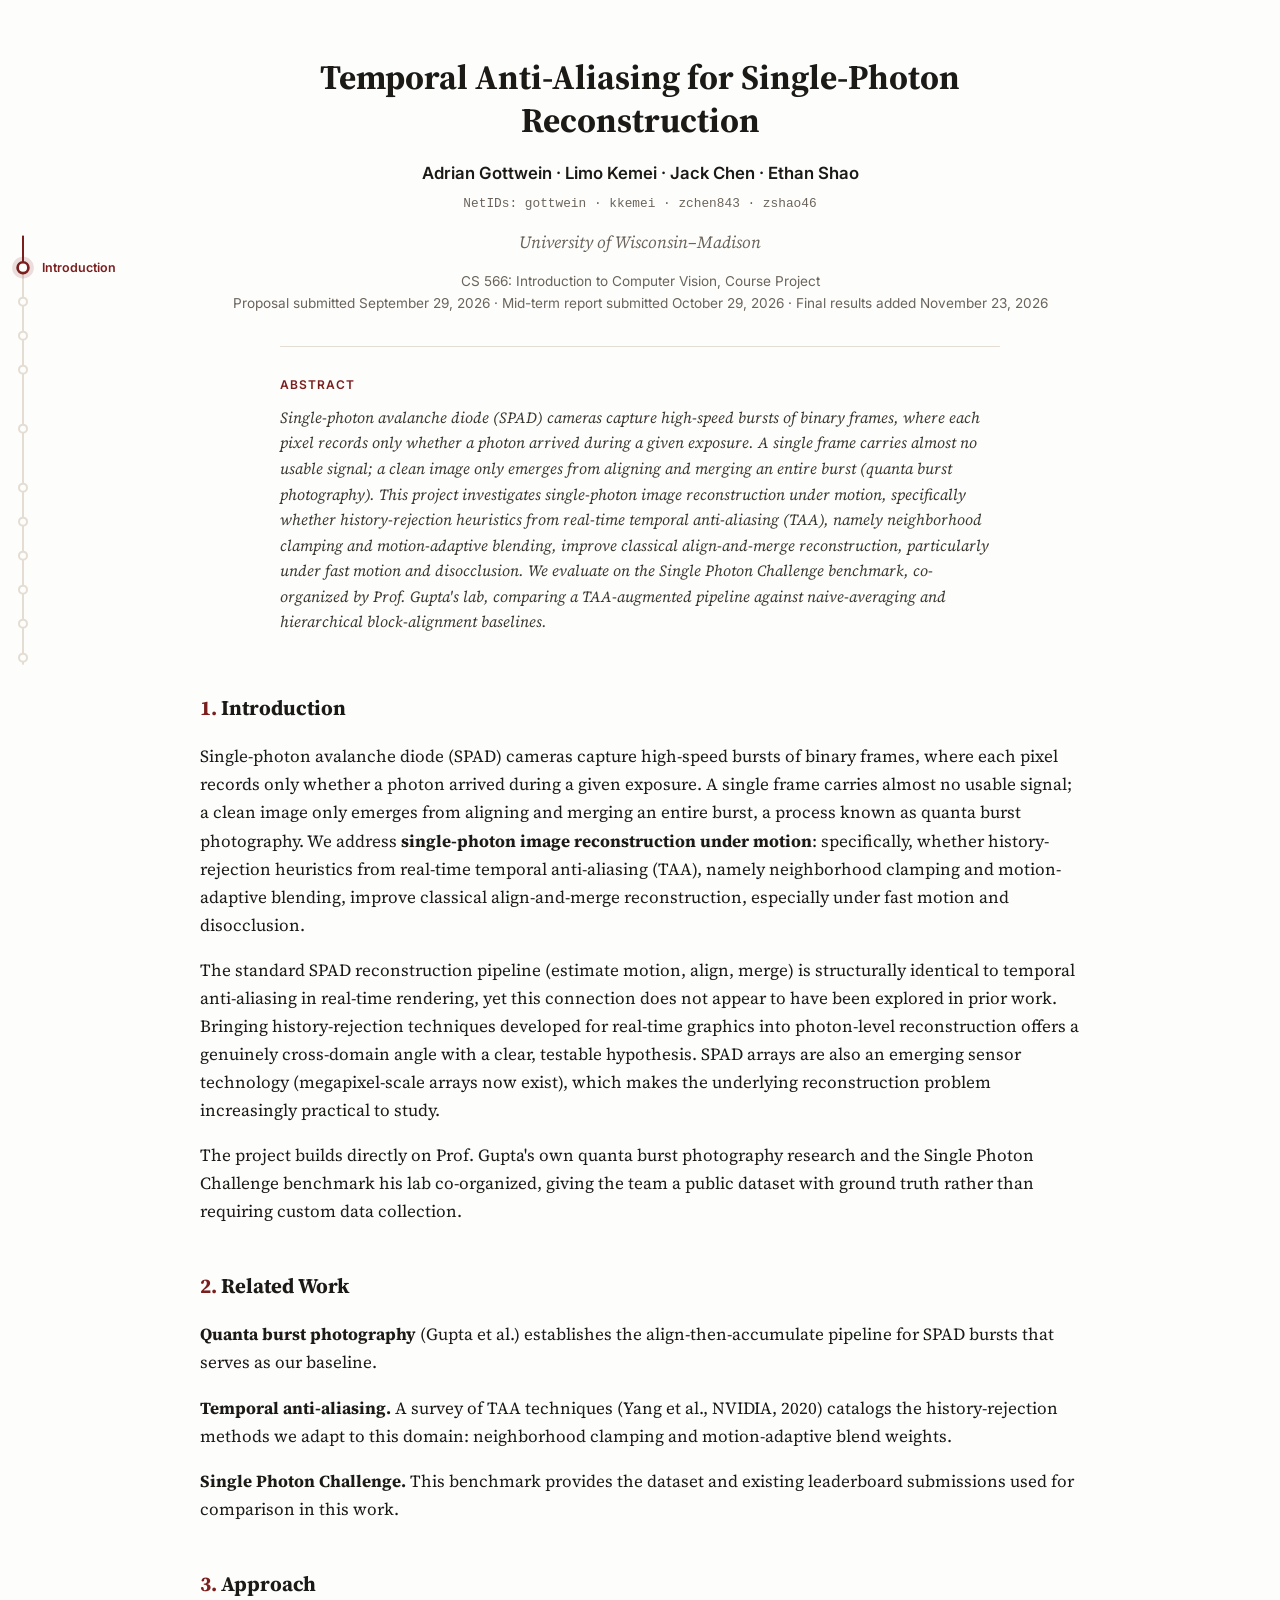
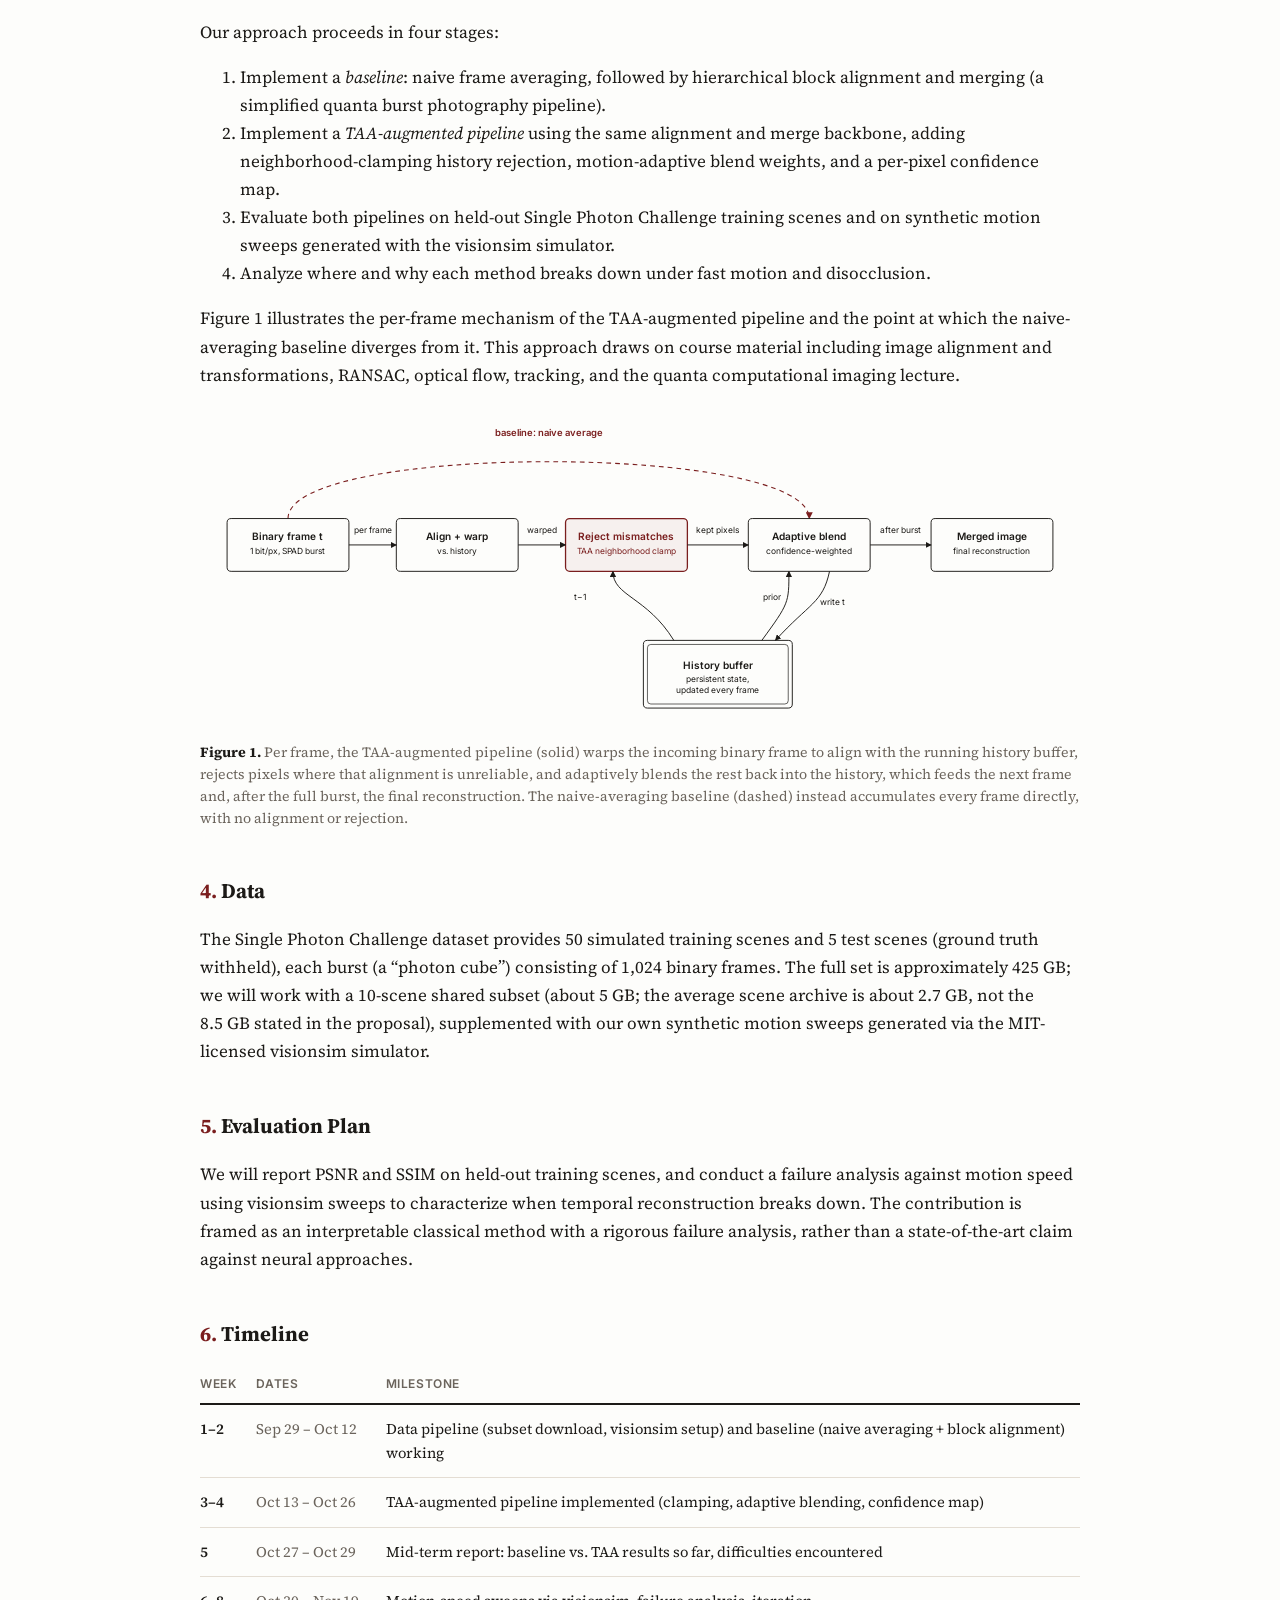
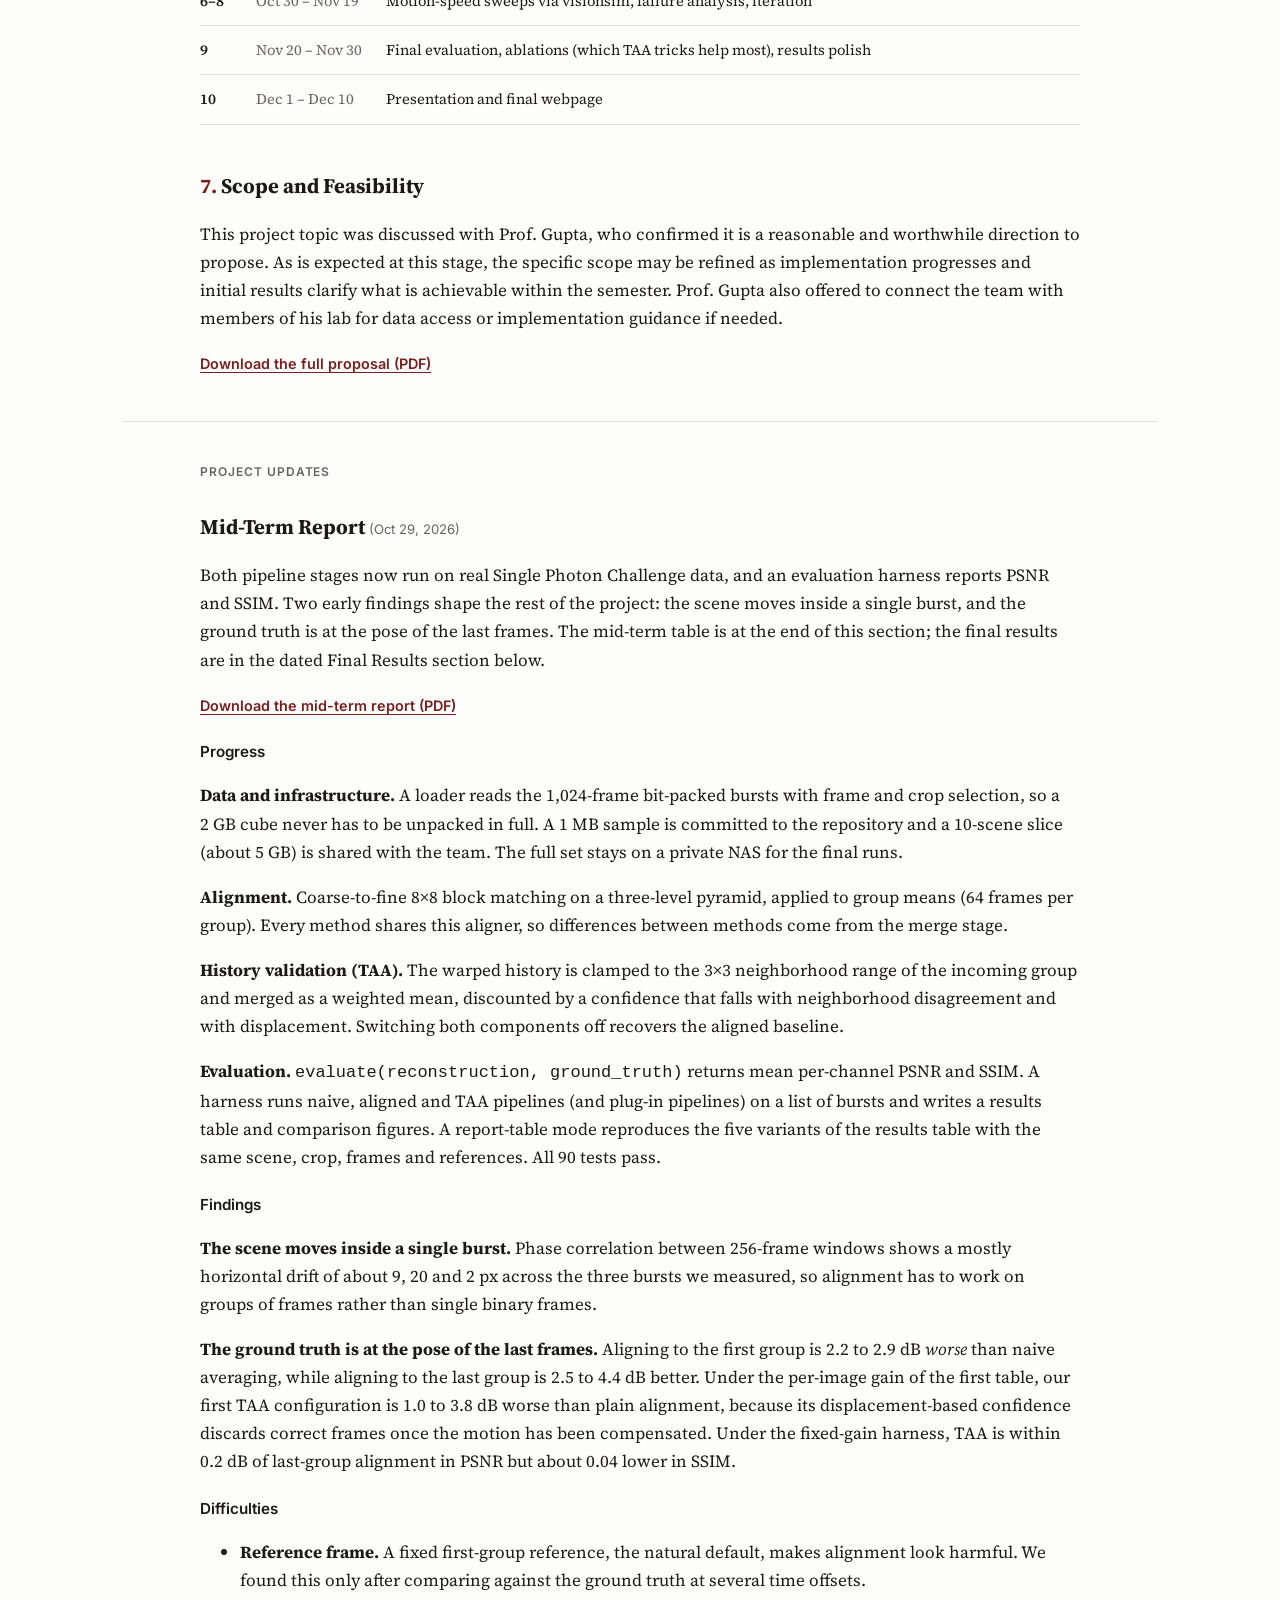
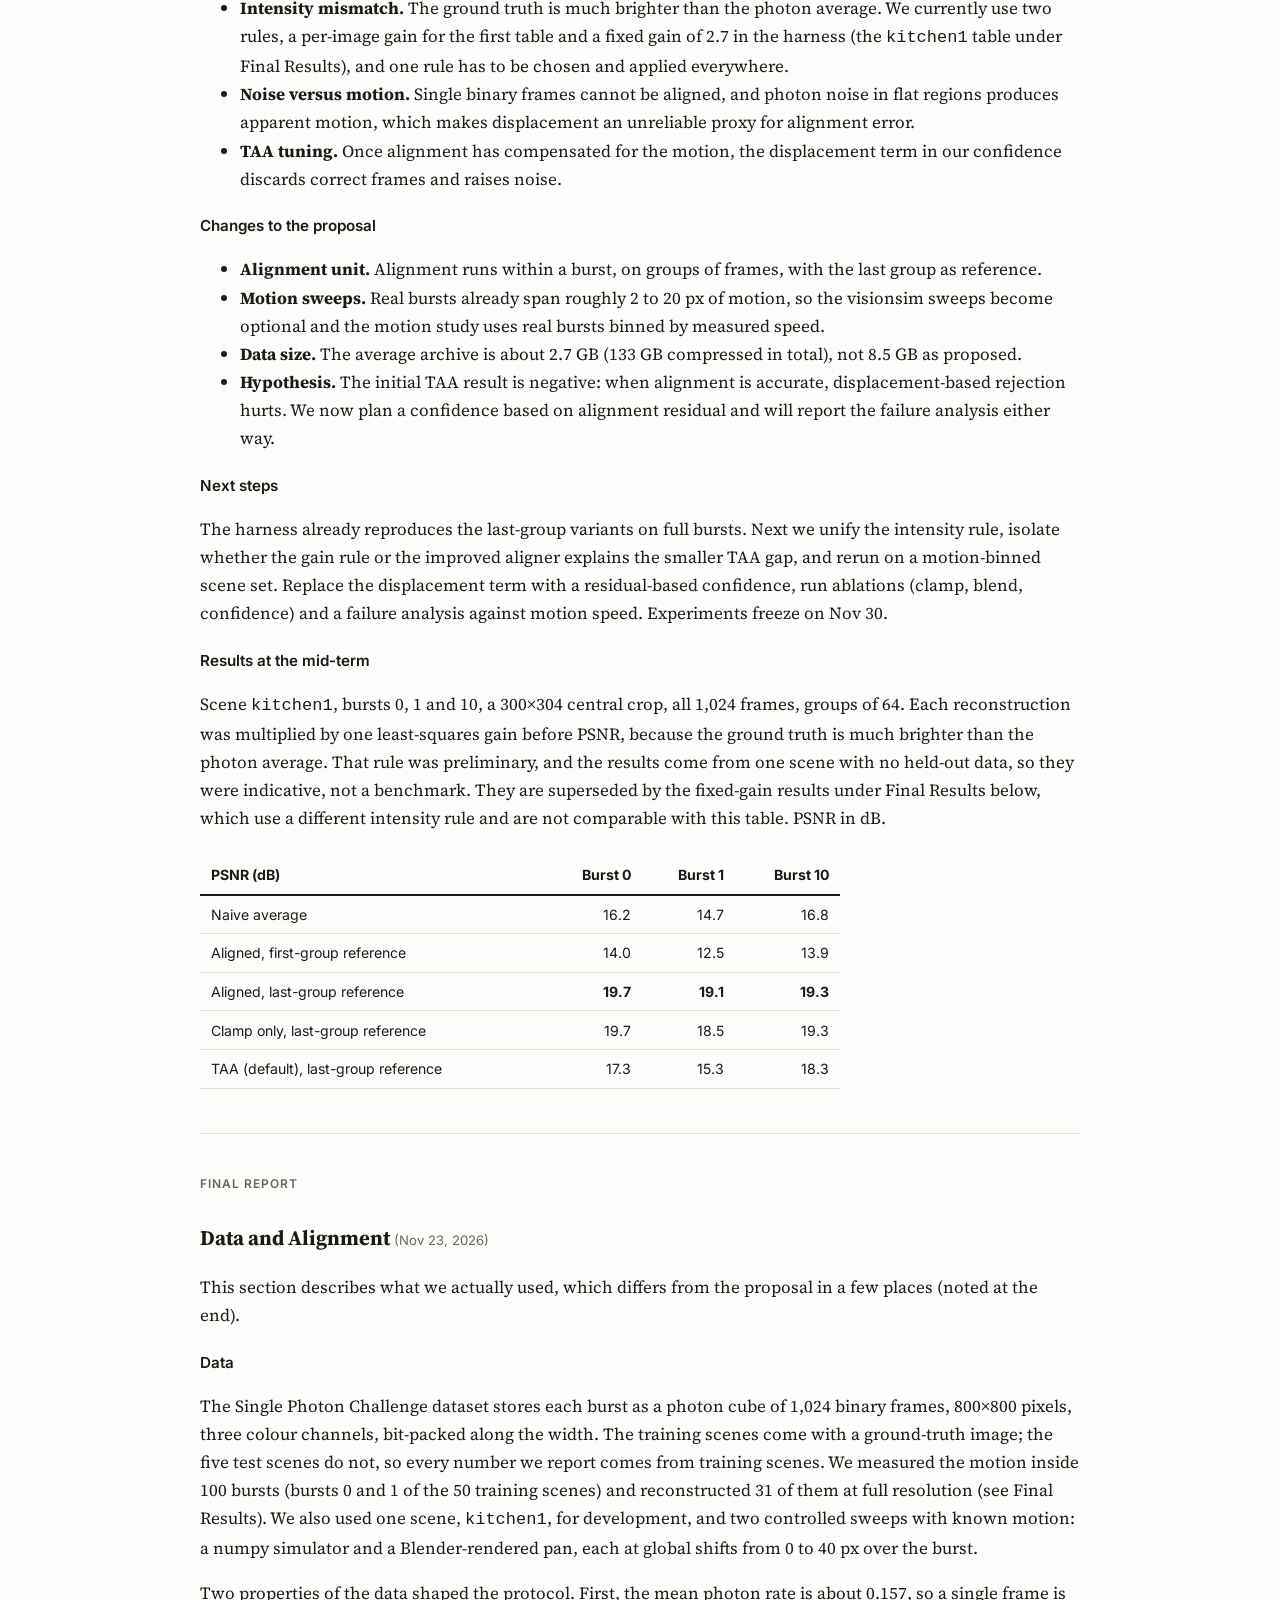
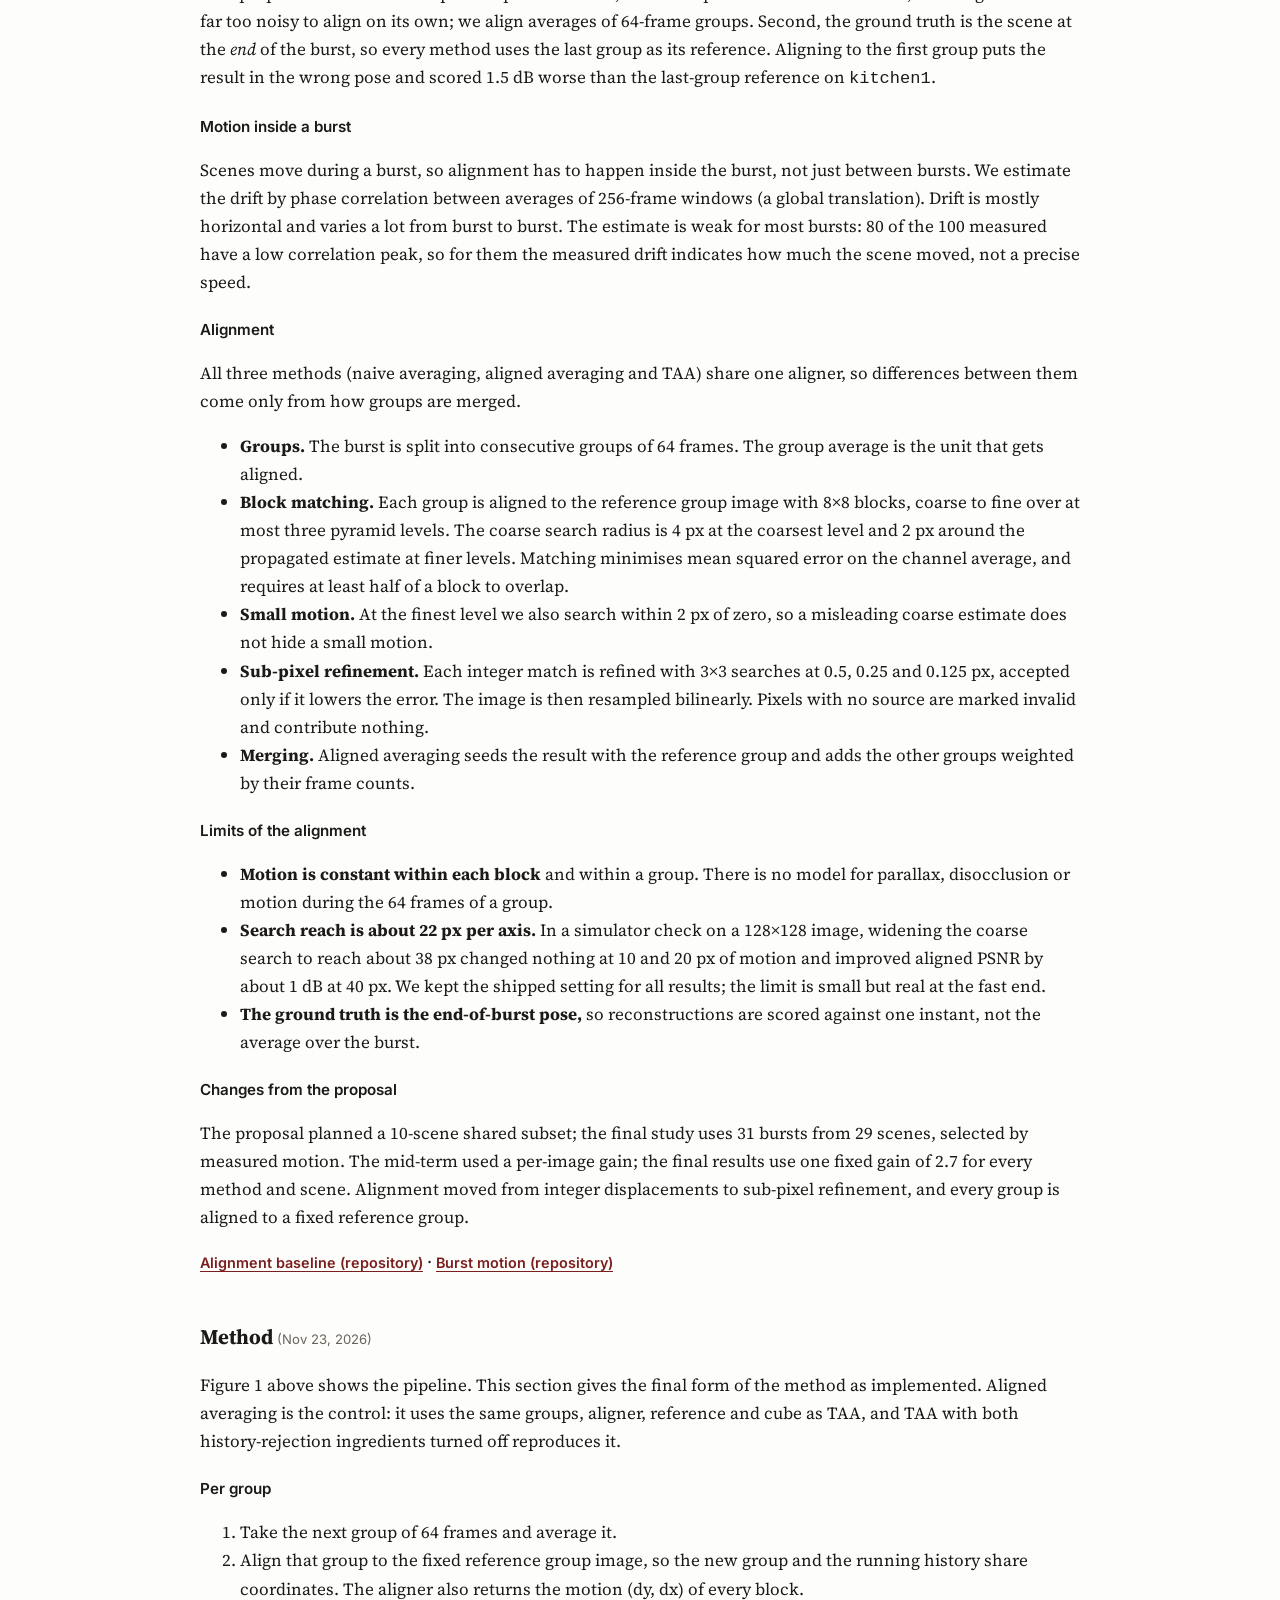
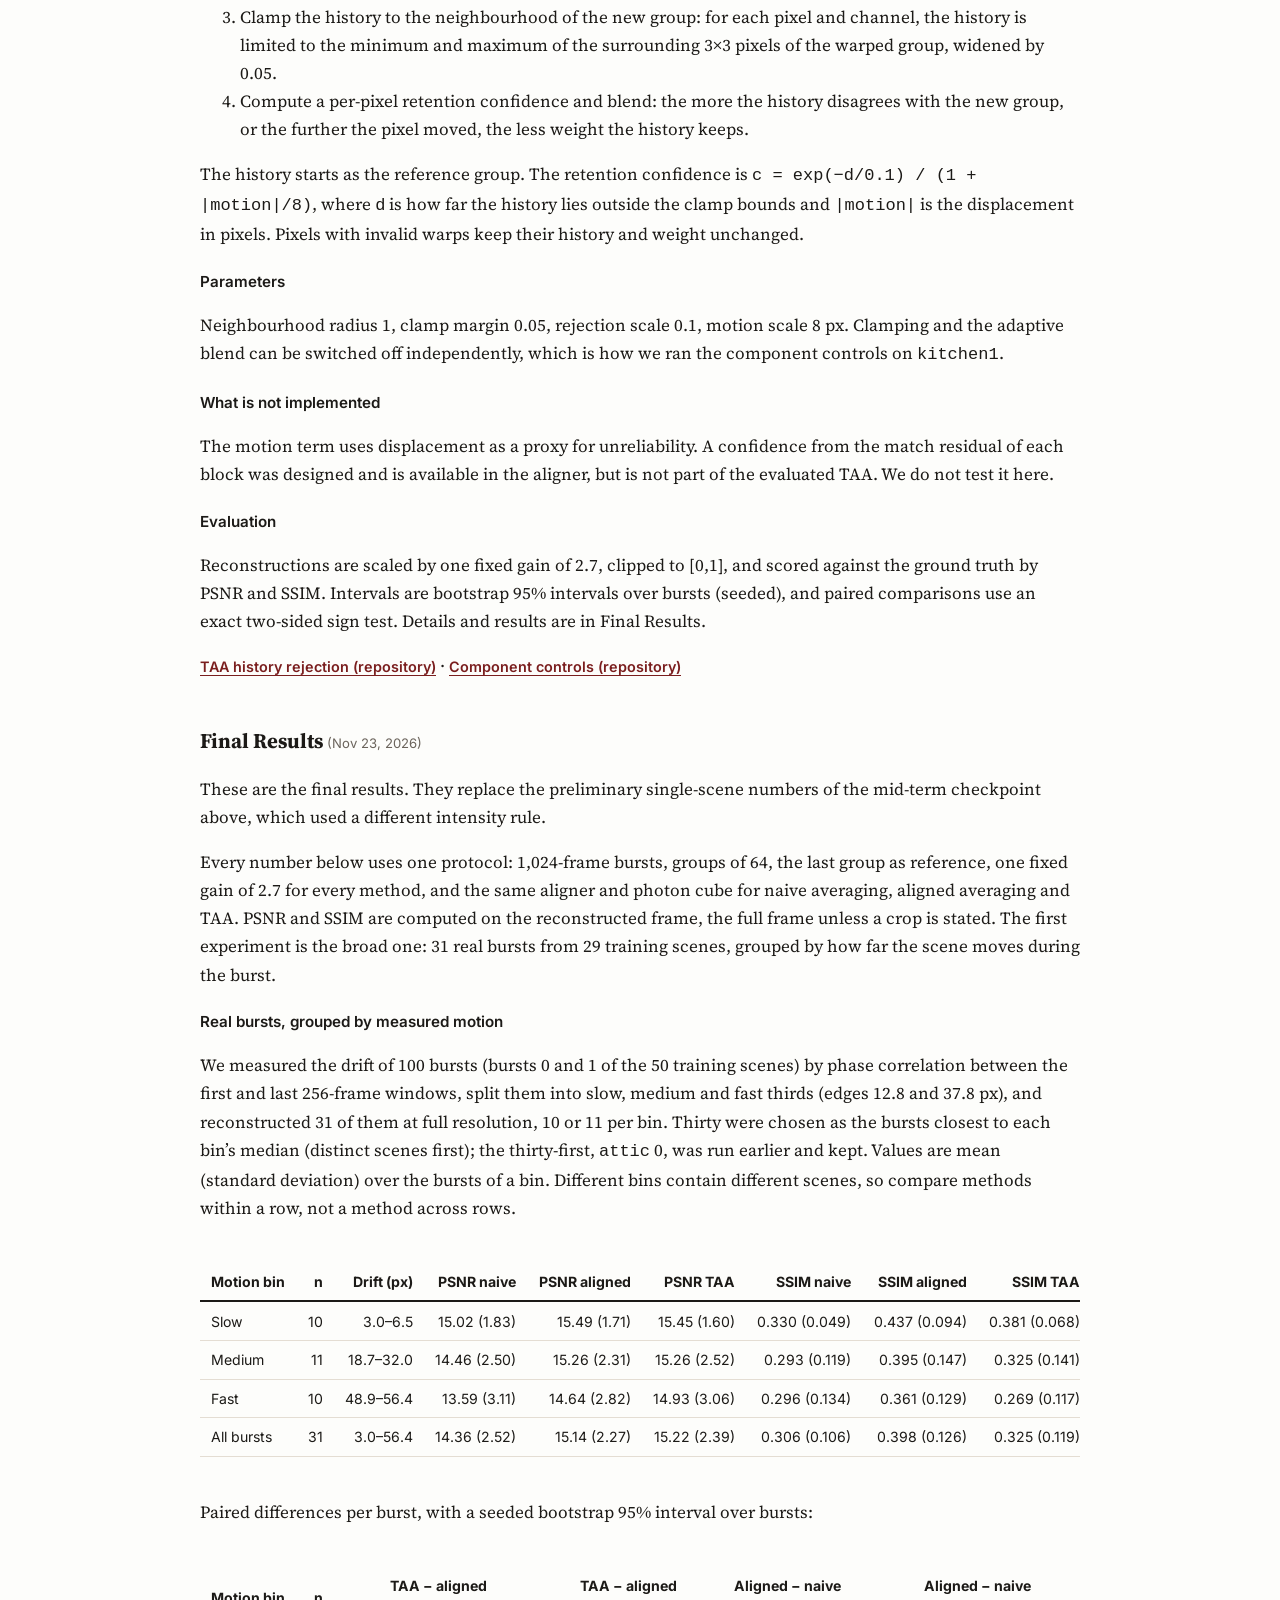
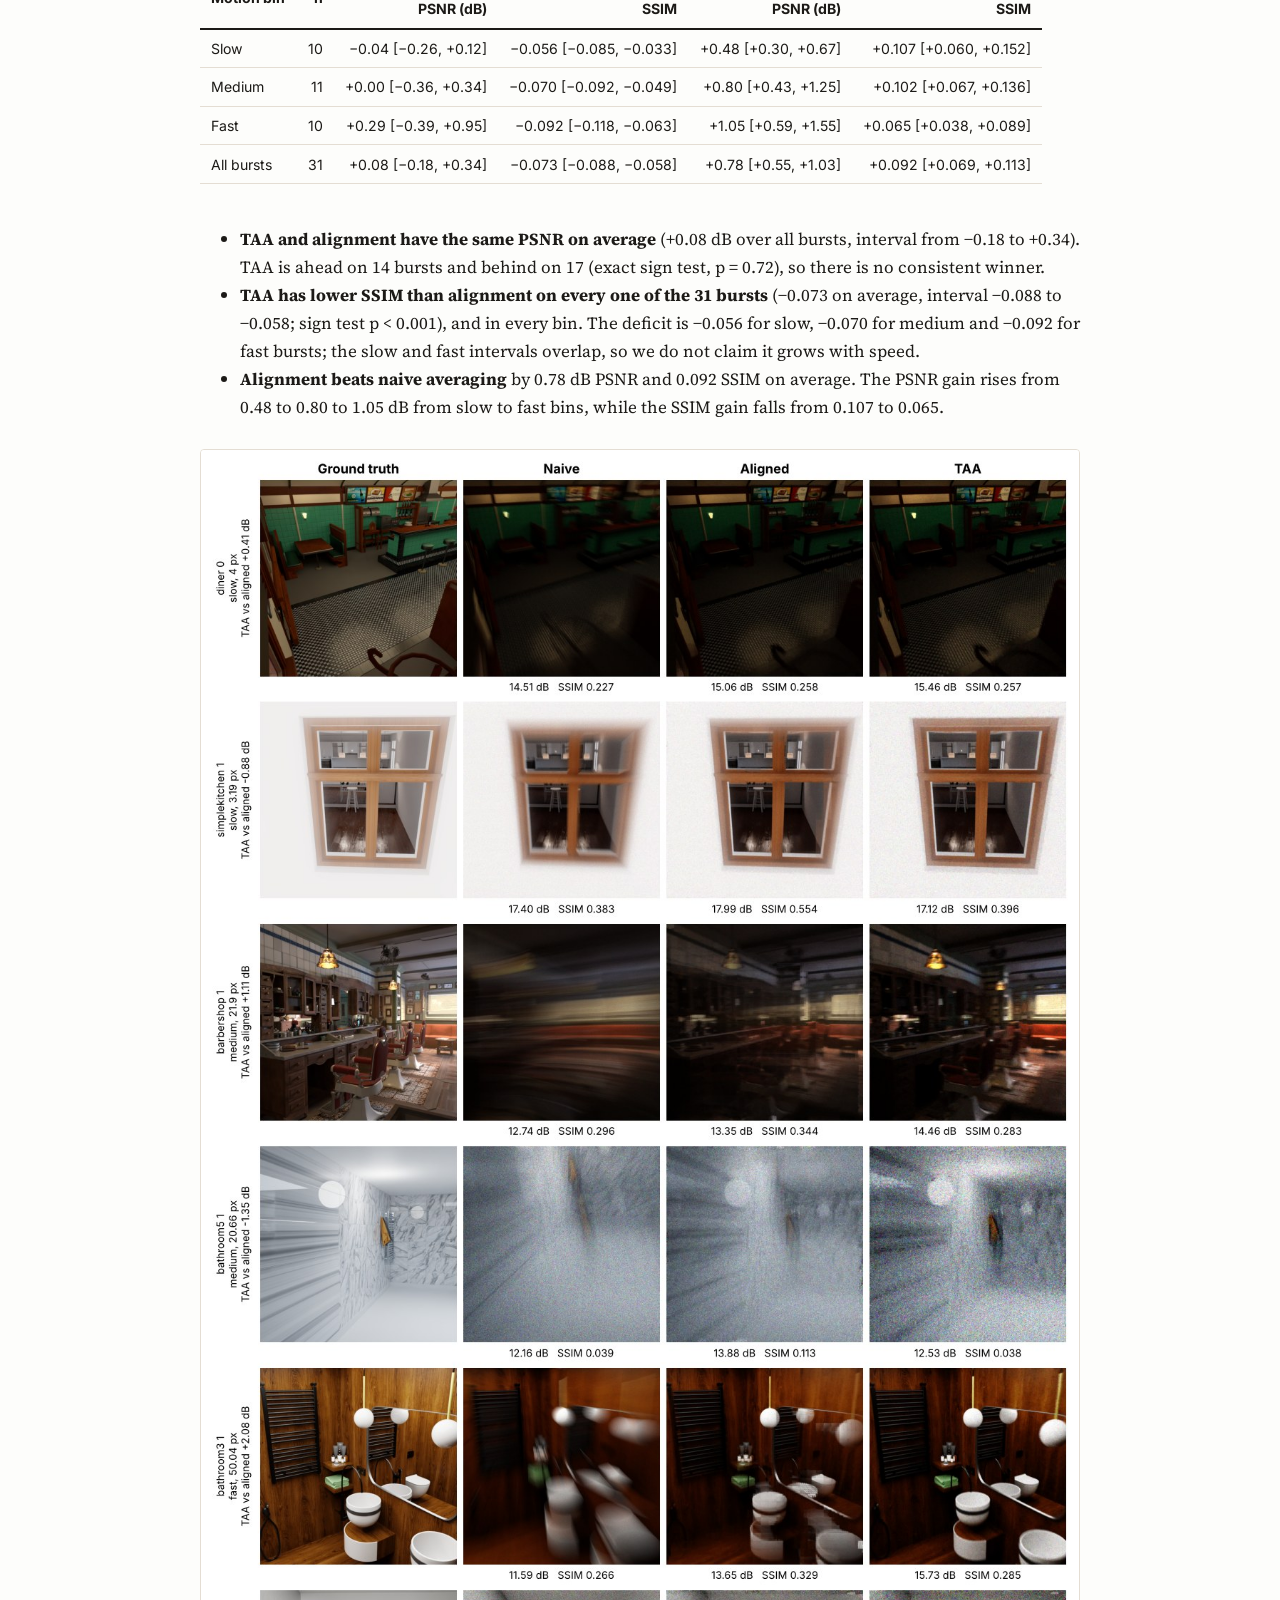
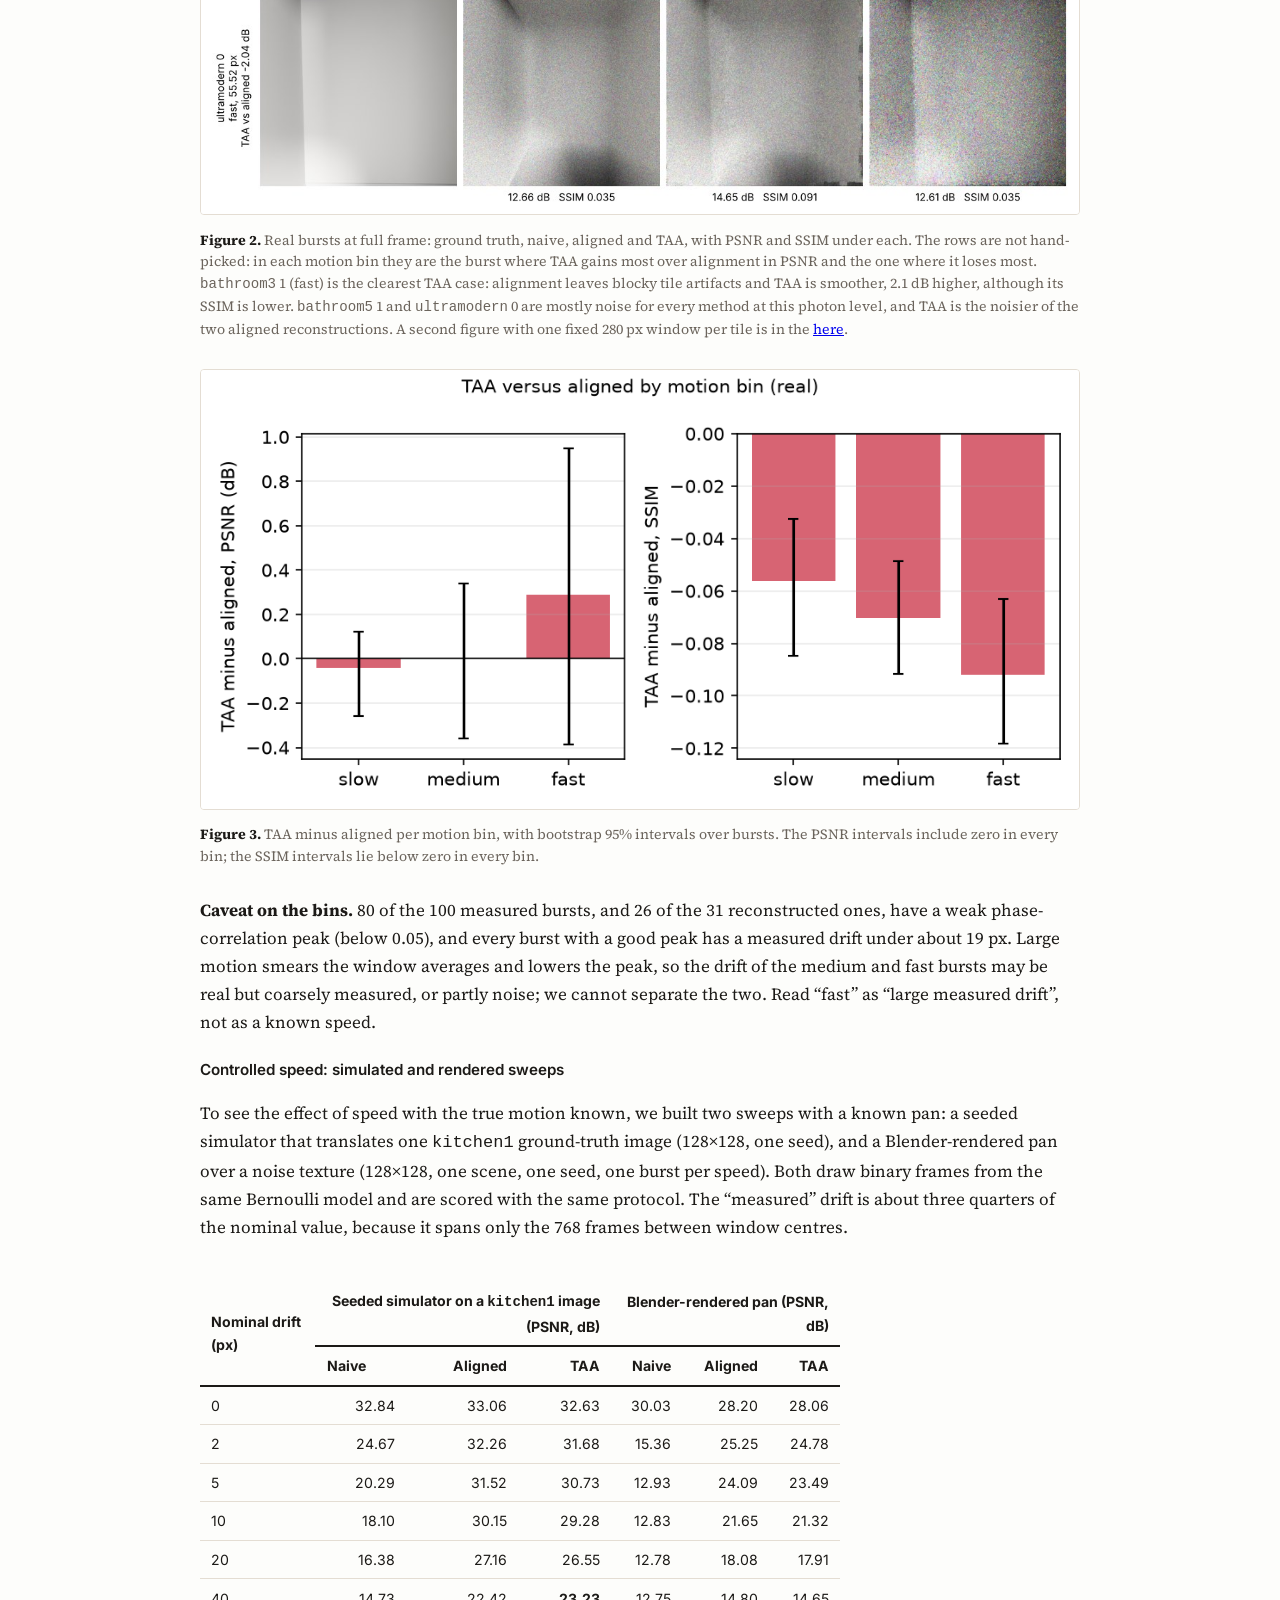
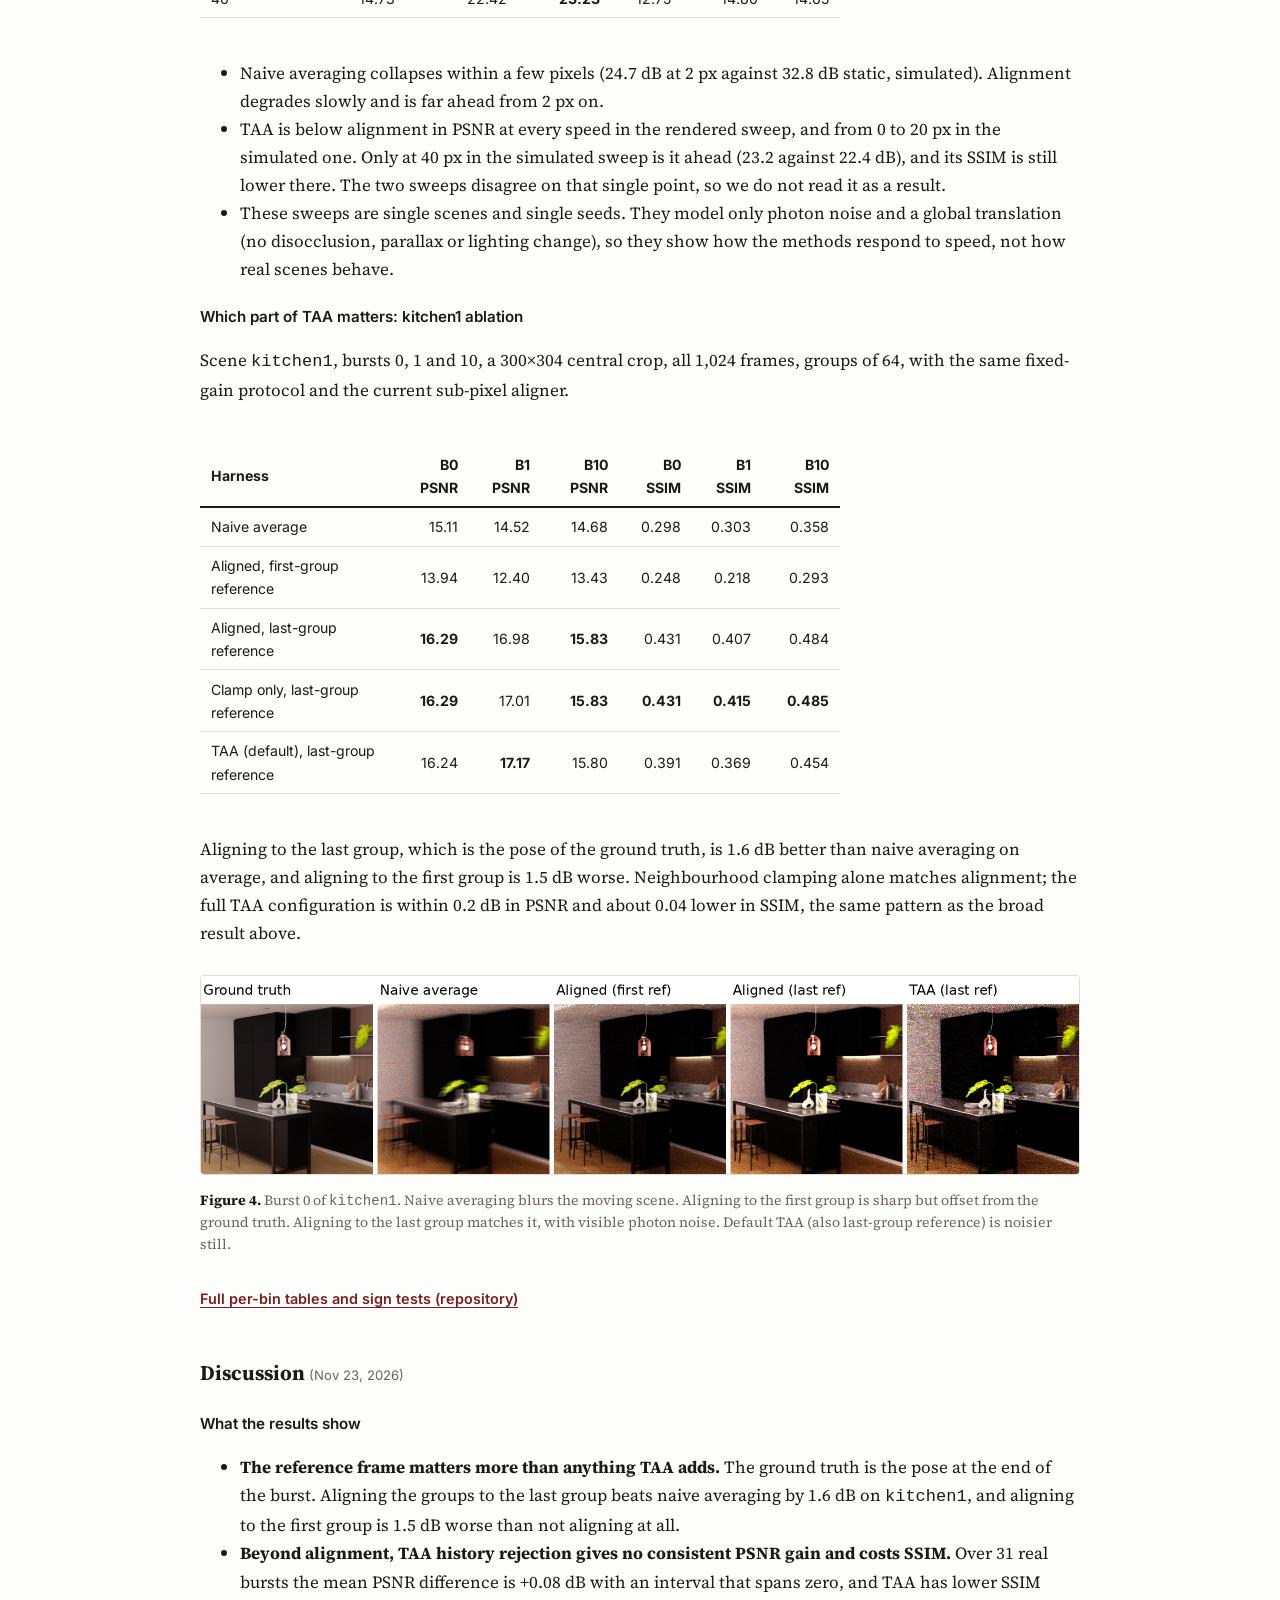
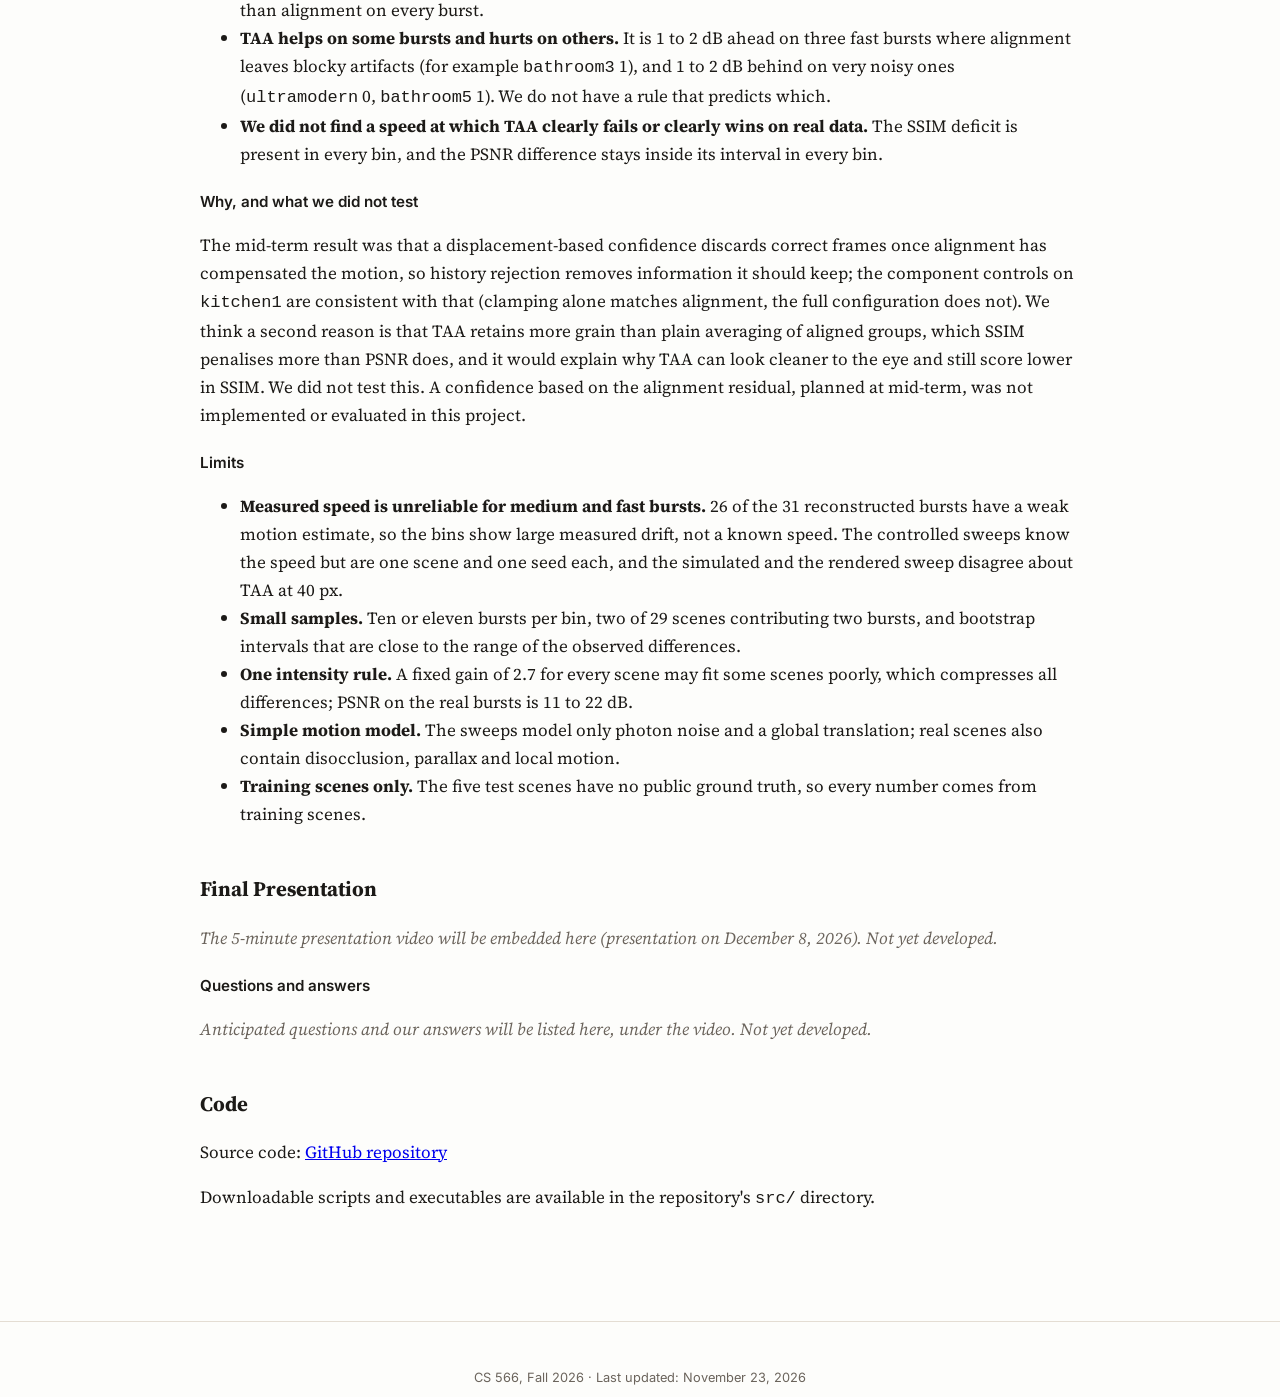
<file: index.html>
<!DOCTYPE html>
<html lang="en">
<head>
<meta charset="UTF-8">
<meta name="viewport" content="width=device-width, initial-scale=1.0">
<title>Temporal Anti-Aliasing for Single-Photon Reconstruction: CS 566 Final Project</title>
<link rel="preconnect" href="https://fonts.googleapis.com">
<link rel="preconnect" href="https://fonts.gstatic.com" crossorigin>
<link href="https://fonts.googleapis.com/css2?family=Source+Serif+4:ital,opsz,wght@0,8..60,400;0,8..60,600;0,8..60,700;1,8..60,400;1,8..60,600&family=Inter:wght@500;600&display=swap" rel="stylesheet">
<link rel="stylesheet" href="style.css?v=20261123">
</head>
<body>

<div class="layout">

  <nav class="rail" aria-label="Page sections">
<div class="rail-track"><div class="rail-fill"></div></div>
<ol class="rail-list">
<li class="rail-group">Proposal <span>Sep 29</span></li>
<li><a href="#introduction"><i></i><b>Introduction</b></a></li>
<li><a href="#approach"><i></i><b>Approach</b></a></li>
<li><a href="#data"><i></i><b>Data</b></a></li>
<li><a href="#timeline"><i></i><b>Timeline</b></a></li>
<li class="rail-group">Updates</li>
<li><a href="#midterm"><i></i><b>Mid-term</b> <span>Oct 29</span></a></li>
<li class="rail-group">Final <span>Nov 23</span></li>
<li><a href="#final-data"><i></i><b>Data and alignment</b></a></li>
<li><a href="#final-method"><i></i><b>Method</b></a></li>
<li><a href="#results"><i></i><b>Final results</b></a></li>
<li><a href="#discussion"><i></i><b>Discussion</b></a></li>
<li><a href="#presentation"><i></i><b>Presentation</b></a></li>
<li><a href="#code"><i></i><b>Code</b></a></li>
</ol>
</nav>

  <div class="content">

    <header class="titleblock">
      <h1>Temporal Anti-Aliasing for Single-Photon Reconstruction</h1>
      <p class="authors">Adrian Gottwein &middot; Limo Kemei &middot; Jack Chen &middot; Ethan Shao</p>
      <p class="author-emails">NetIDs: gottwein &middot; kkemei &middot; zchen843 &middot; zshao46</p>
      <p class="affiliation">University of Wisconsin&ndash;Madison</p>
      <p class="course-line">CS 566: Introduction to Computer Vision, Course Project<br>Proposal submitted September 29, 2026 &middot; Mid-term report submitted October 29, 2026 &middot; Final results added November 23, 2026</p>

      <div class="abstract">
        <h2 class="abstract-label">Abstract</h2>
        <p>Single-photon avalanche diode (SPAD) cameras capture high-speed bursts of binary frames, where each pixel records only whether a photon arrived during a given exposure. A single frame carries almost no usable signal; a clean image only emerges from aligning and merging an entire burst (quanta burst photography). This project investigates single-photon image reconstruction under motion, specifically whether history-rejection heuristics from real-time temporal anti-aliasing (TAA), namely neighborhood clamping and motion-adaptive blending, improve classical align-and-merge reconstruction, particularly under fast motion and disocclusion. We evaluate on the Single Photon Challenge benchmark, co-organized by Prof.&nbsp;Gupta's lab, comparing a TAA-augmented pipeline against naive-averaging and hierarchical block-alignment baselines.</p>
      </div>
    </header>

    <main>

      <div class="paper">

        <section id="introduction">
          <h2>Introduction</h2>
          <p>Single-photon avalanche diode (SPAD) cameras capture high-speed bursts of binary frames, where each pixel records only whether a photon arrived during a given exposure. A single frame carries almost no usable signal; a clean image only emerges from aligning and merging an entire burst, a process known as quanta burst photography. We address <strong>single-photon image reconstruction under motion</strong>: specifically, whether history-rejection heuristics from real-time temporal anti-aliasing (TAA), namely neighborhood clamping and motion-adaptive blending, improve classical align-and-merge reconstruction, especially under fast motion and disocclusion.</p>
          <p>The standard SPAD reconstruction pipeline (estimate motion, align, merge) is structurally identical to temporal anti-aliasing in real-time rendering, yet this connection does not appear to have been explored in prior work. Bringing history-rejection techniques developed for real-time graphics into photon-level reconstruction offers a genuinely cross-domain angle with a clear, testable hypothesis. SPAD arrays are also an emerging sensor technology (megapixel-scale arrays now exist), which makes the underlying reconstruction problem increasingly practical to study.</p>
          <p>The project builds directly on Prof.&nbsp;Gupta's own quanta burst photography research and the Single Photon Challenge benchmark his lab co-organized, giving the team a public dataset with ground truth rather than requiring custom data collection.</p>
        </section>

        <section id="related-work">
          <h2>Related Work</h2>
          <p><strong>Quanta burst photography</strong> (Gupta et al.) establishes the align-then-accumulate pipeline for SPAD bursts that serves as our baseline.</p>
          <p><strong>Temporal anti-aliasing.</strong> A survey of TAA techniques (Yang et al., NVIDIA, 2020) catalogs the history-rejection methods we adapt to this domain: neighborhood clamping and motion-adaptive blend weights.</p>
          <p><strong>Single Photon Challenge.</strong> This benchmark provides the dataset and existing leaderboard submissions used for comparison in this work.</p>
        </section>

        <section id="approach">
          <h2>Approach</h2>
          <p>Our approach proceeds in four stages:</p>
          <ol>
            <li>Implement a <em>baseline</em>: naive frame averaging, followed by hierarchical block alignment and merging (a simplified quanta burst photography pipeline).</li>
            <li>Implement a <em>TAA-augmented pipeline</em> using the same alignment and merge backbone, adding neighborhood-clamping history rejection, motion-adaptive blend weights, and a per-pixel confidence map.</li>
            <li>Evaluate both pipelines on held-out Single Photon Challenge training scenes and on synthetic motion sweeps generated with the visionsim simulator.</li>
            <li>Analyze where and why each method breaks down under fast motion and disocclusion.</li>
          </ol>
          <p>Figure&nbsp;1 illustrates the per-frame mechanism of the TAA-augmented pipeline and the point at which the naive-averaging baseline diverges from it. This approach draws on course material including image alignment and transformations, RANSAC, optical flow, tracking, and the quanta computational imaging lecture.</p>

          <figure class="diagram">
            <svg viewBox="0 0 1300 460" role="img" aria-label="Left-to-right pipeline: a binary frame is aligned and warped against the running history buffer, mismatched pixels are rejected in a TAA-style clamp, the rest is adaptively blended, and the updated history both loops back for the next frame and, after the full burst, produces the merged image. A dashed arc shows the naive-averaging baseline bypassing alignment and rejection entirely.">
              <defs>
                <marker id="arrow" viewBox="0 0 10 10" refX="9" refY="5" markerWidth="6.5" markerHeight="6.5" orient="auto-start-reverse">
                  <path d="M0,0 L10,5 L0,10 z" fill="currentColor"/>
                </marker>
                <marker id="arrowAccent" viewBox="0 0 10 10" refX="9" refY="5" markerWidth="6.5" markerHeight="6.5" orient="auto-start-reverse">
                  <path d="M0,0 L10,5 L0,10 z" fill="#7a1e1e"/>
                </marker>
              </defs>
              <g font-family="Inter, -apple-system, Helvetica, Arial, sans-serif" fill="currentColor">

                <!-- Baseline dashed bypass -->
                <path d="M130,150 C130,38 900,38 900,150" fill="none" stroke="#7a1e1e" stroke-width="1.6" stroke-dasharray="7 6" marker-end="url(#arrowAccent)"/>
                <text x="515" y="28" font-size="14" font-weight="600" text-anchor="middle" fill="#7a1e1e">baseline: naive average</text>

                <!-- A: Binary frame -->
                <rect x="40" y="150" width="180" height="78" rx="6" fill="none" stroke="currentColor" stroke-width="1.4"/>
                <text x="130" y="182" font-size="15" font-weight="600" text-anchor="middle">Binary frame t</text>
                <text x="130" y="202" font-size="12.5" text-anchor="middle">1 bit/px, SPAD burst</text>

                <!-- B: Align + warp -->
                <rect x="290" y="150" width="180" height="78" rx="6" fill="none" stroke="currentColor" stroke-width="1.4"/>
                <text x="380" y="182" font-size="15" font-weight="600" text-anchor="middle">Align + warp</text>
                <text x="380" y="202" font-size="12.5" text-anchor="middle">vs. history</text>

                <!-- E: Reject mismatches (accent) -->
                <rect x="540" y="150" width="180" height="78" rx="6" fill="#7a1e1e" fill-opacity="0.055" stroke="#7a1e1e" stroke-width="1.9"/>
                <text x="630" y="182" font-size="15" font-weight="600" text-anchor="middle" fill="#7a1e1e">Reject mismatches</text>
                <text x="630" y="202" font-size="12.5" text-anchor="middle" fill="#7a1e1e">TAA neighborhood clamp</text>

                <!-- F: Adaptive blend -->
                <rect x="810" y="150" width="180" height="78" rx="6" fill="none" stroke="currentColor" stroke-width="1.4"/>
                <text x="900" y="182" font-size="15" font-weight="600" text-anchor="middle">Adaptive blend</text>
                <text x="900" y="202" font-size="12.5" text-anchor="middle">confidence-weighted</text>

                <!-- G: Merged image -->
                <rect x="1080" y="150" width="180" height="78" rx="6" fill="none" stroke="currentColor" stroke-width="1.4"/>
                <text x="1170" y="182" font-size="15" font-weight="600" text-anchor="middle">Merged image</text>
                <text x="1170" y="202" font-size="12.5" text-anchor="middle">final reconstruction</text>

                <!-- main chain arrows -->
                <line x1="220" y1="189" x2="290" y2="189" stroke="currentColor" stroke-width="1.4" marker-end="url(#arrow)"/>
                <text x="255" y="172" font-size="12.5" text-anchor="middle">per frame</text>

                <line x1="470" y1="189" x2="540" y2="189" stroke="currentColor" stroke-width="1.4" marker-end="url(#arrow)"/>
                <text x="505" y="172" font-size="12.5" text-anchor="middle">warped</text>

                <line x1="720" y1="189" x2="810" y2="189" stroke="currentColor" stroke-width="1.4" marker-end="url(#arrow)"/>
                <text x="765" y="172" font-size="12.5" text-anchor="middle">kept pixels</text>

                <line x1="990" y1="189" x2="1080" y2="189" stroke="currentColor" stroke-width="1.4" marker-end="url(#arrow)"/>
                <text x="1035" y="172" font-size="12.5" text-anchor="middle">after burst</text>

                <!-- D: History buffer (persistent state, double border) -->
                <rect x="655" y="330" width="220" height="100" rx="6" fill="none" stroke="currentColor" stroke-width="1.4"/>
                <rect x="661" y="336" width="208" height="88" rx="5" fill="none" stroke="currentColor" stroke-width="1"/>
                <text x="765" y="372" font-size="15" font-weight="600" text-anchor="middle">History buffer</text>
                <text x="765" y="391" font-size="12.5" text-anchor="middle">persistent state,</text>
                <text x="765" y="408" font-size="12.5" text-anchor="middle">updated every frame</text>

                <!-- t-1: history to reject step -->
                <path d="M700,330 C660,265 610,265 610,228" fill="none" stroke="currentColor" stroke-width="1.4" marker-end="url(#arrow)"/>
                <text x="562" y="270" font-size="12.5" text-anchor="middle">t&minus;1</text>

                <!-- prior: history to blend step (read) -->
                <path d="M830,330 C870,275 870,275 870,228" fill="none" stroke="currentColor" stroke-width="1.4" marker-end="url(#arrow)"/>
                <text x="845" y="270" font-size="12.5" text-anchor="middle">prior</text>

                <!-- write: blend step to history (write) -->
                <path d="M930,228 C920,275 900,275 850,330" fill="none" stroke="currentColor" stroke-width="1.4" marker-end="url(#arrow)"/>
                <text x="935" y="278" font-size="12.5" text-anchor="middle">write t</text>

              </g>
            </svg>
            <figcaption><strong>Figure 1.</strong> Per frame, the TAA-augmented pipeline (solid) warps the incoming binary frame to align with the running history buffer, rejects pixels where that alignment is unreliable, and adaptively blends the rest back into the history, which feeds the next frame and, after the full burst, the final reconstruction. The naive-averaging baseline (dashed) instead accumulates every frame directly, with no alignment or rejection.</figcaption>
          </figure>
        </section>

        <section id="data">
          <h2>Data</h2>
          <p>The Single Photon Challenge dataset provides 50 simulated training scenes and 5 test scenes (ground truth withheld), each burst (a &ldquo;photon cube&rdquo;) consisting of 1,024 binary frames. The full set is approximately 425&nbsp;GB; we will work with a 10-scene shared subset (about 5&nbsp;GB; the average scene archive is about 2.7&nbsp;GB, not the 8.5&nbsp;GB stated in the proposal), supplemented with our own synthetic motion sweeps generated via the MIT-licensed visionsim simulator.</p>
        </section>

        <section id="evaluation">
          <h2>Evaluation Plan</h2>
          <p>We will report PSNR and SSIM on held-out training scenes, and conduct a failure analysis against motion speed using visionsim sweeps to characterize when temporal reconstruction breaks down. The contribution is framed as an interpretable classical method with a rigorous failure analysis, rather than a state-of-the-art claim against neural approaches.</p>
        </section>

        <section id="timeline">
          <h2>Timeline</h2>
          <table class="timeline-table">
            <thead>
              <tr><th>Week</th><th>Dates</th><th>Milestone</th></tr>
            </thead>
            <tbody>
              <tr><td>1&ndash;2</td><td>Sep 29 &ndash; Oct 12</td><td>Data pipeline (subset download, visionsim setup) and baseline (naive averaging + block alignment) working</td></tr>
              <tr><td>3&ndash;4</td><td>Oct 13 &ndash; Oct 26</td><td>TAA-augmented pipeline implemented (clamping, adaptive blending, confidence map)</td></tr>
              <tr><td>5</td><td>Oct 27 &ndash; Oct 29</td><td>Mid-term report: baseline vs. TAA results so far, difficulties encountered</td></tr>
              <tr><td>6&ndash;8</td><td>Oct 30 &ndash; Nov 19</td><td>Motion-speed sweeps via visionsim, failure analysis, iteration</td></tr>
              <tr><td>9</td><td>Nov 20 &ndash; Nov 30</td><td>Final evaluation, ablations (which TAA tricks help most), results polish</td></tr>
              <tr><td>10</td><td>Dec 1 &ndash; Dec 10</td><td>Presentation and final webpage</td></tr>
            </tbody>
          </table>
        </section>

        <section id="scope">
          <h2>Scope and Feasibility</h2>
          <p>This project topic was discussed with Prof.&nbsp;Gupta, who confirmed it is a reasonable and worthwhile direction to propose. As is expected at this stage, the specific scope may be refined as implementation progresses and initial results clarify what is achievable within the semester. Prof.&nbsp;Gupta also offered to connect the team with members of his lab for data access or implementation guidance if needed.</p>
          <p class="pdf-link"><a href="proposal.pdf">Download the full proposal (PDF)</a></p>
        </section>

      </div>

      <hr class="section-divider">

      <div class="updates">
        <p class="updates-label">Project Updates</p>

        <section id="midterm">
<h2>Mid-Term Report <span class="date">(Oct 29, 2026)</span></h2>
<p>Both pipeline stages now run on real Single Photon Challenge data, and an evaluation harness reports PSNR and SSIM. Two early findings shape the rest of the project: the scene moves inside a single burst, and the ground truth is at the pose of the last frames. The mid-term table is at the end of this section; the final results are in the dated Final Results section below.</p>
<p class="pdf-link"><a href="midterm-report.pdf">Download the mid-term report (PDF)</a></p>

<h3>Progress</h3>
<p><strong>Data and infrastructure.</strong> A loader reads the 1,024-frame bit-packed bursts with frame and crop selection, so a 2&nbsp;GB cube never has to be unpacked in full. A 1&nbsp;MB sample is committed to the repository and a 10-scene slice (about 5&nbsp;GB) is shared with the team. The full set stays on a private NAS for the final runs.</p>
<p><strong>Alignment.</strong> Coarse-to-fine 8&times;8 block matching on a three-level pyramid, applied to group means (64 frames per group). Every method shares this aligner, so differences between methods come from the merge stage.</p>
<p><strong>History validation (TAA).</strong> The warped history is clamped to the 3&times;3 neighborhood range of the incoming group and merged as a weighted mean, discounted by a confidence that falls with neighborhood disagreement and with displacement. Switching both components off recovers the aligned baseline.</p>
<p><strong>Evaluation.</strong> <code>evaluate(reconstruction, ground_truth)</code> returns mean per-channel PSNR and SSIM. A harness runs naive, aligned and TAA pipelines (and plug-in pipelines) on a list of bursts and writes a results table and comparison figures. A report-table mode reproduces the five variants of the results table with the same scene, crop, frames and references. All 90 tests pass.</p>

<h3>Findings</h3>
<p><strong>The scene moves inside a single burst.</strong> Phase correlation between 256-frame windows shows a mostly horizontal drift of about 9, 20 and 2&nbsp;px across the three bursts we measured, so alignment has to work on groups of frames rather than single binary frames.</p>
<p><strong>The ground truth is at the pose of the last frames.</strong> Aligning to the first group is 2.2 to 2.9&nbsp;dB <em>worse</em> than naive averaging, while aligning to the last group is 2.5 to 4.4&nbsp;dB better. Under the per-image gain of the first table, our first TAA configuration is 1.0 to 3.8&nbsp;dB worse than plain alignment, because its displacement-based confidence discards correct frames once the motion has been compensated. Under the fixed-gain harness, TAA is within 0.2&nbsp;dB of last-group alignment in PSNR but about 0.04 lower in SSIM.</p>

<h3>Difficulties</h3>
<ul>
<li><strong>Reference frame.</strong> A fixed first-group reference, the natural default, makes alignment look harmful. We found this only after comparing against the ground truth at several time offsets.</li>
<li><strong>Intensity mismatch.</strong> The ground truth is much brighter than the photon average. We currently use two rules, a per-image gain for the first table and a fixed gain of 2.7 in the harness (the <code>kitchen1</code> table under Final Results), and one rule has to be chosen and applied everywhere.</li>
<li><strong>Noise versus motion.</strong> Single binary frames cannot be aligned, and photon noise in flat regions produces apparent motion, which makes displacement an unreliable proxy for alignment error.</li>
<li><strong>TAA tuning.</strong> Once alignment has compensated for the motion, the displacement term in our confidence discards correct frames and raises noise.</li>
</ul>

<h3>Changes to the proposal</h3>
<ul>
<li><strong>Alignment unit.</strong> Alignment runs within a burst, on groups of frames, with the last group as reference.</li>
<li><strong>Motion sweeps.</strong> Real bursts already span roughly 2 to 20&nbsp;px of motion, so the visionsim sweeps become optional and the motion study uses real bursts binned by measured speed.</li>
<li><strong>Data size.</strong> The average archive is about 2.7&nbsp;GB (133&nbsp;GB compressed in total), not 8.5&nbsp;GB as proposed.</li>
<li><strong>Hypothesis.</strong> The initial TAA result is negative: when alignment is accurate, displacement-based rejection hurts. We now plan a confidence based on alignment residual and will report the failure analysis either way.</li>
</ul>

<h3>Next steps</h3>
<p>The harness already reproduces the last-group variants on full bursts. Next we unify the intensity rule, isolate whether the gain rule or the improved aligner explains the smaller TAA gap, and rerun on a motion-binned scene set. Replace the displacement term with a residual-based confidence, run ablations (clamp, blend, confidence) and a failure analysis against motion speed. Experiments freeze on Nov&nbsp;30.</p>

<h3>Results at the mid-term</h3>
<p>Scene <code>kitchen1</code>, bursts 0, 1 and 10, a 300&times;304 central crop, all 1,024 frames, groups of 64. Each reconstruction was multiplied by one least-squares gain before PSNR, because the ground truth is much brighter than the photon average. That rule was preliminary, and the results come from one scene with no held-out data, so they were indicative, not a benchmark. They are superseded by the fixed-gain results under Final Results below, which use a different intensity rule and are not comparable with this table. PSNR in dB.</p>
<table class="results-table">
<thead>
<tr><th>PSNR (dB)</th><th>Burst 0</th><th>Burst 1</th><th>Burst 10</th></tr>
</thead>
<tbody>
<tr><td>Naive average</td><td>16.2</td><td>14.7</td><td>16.8</td></tr>
<tr><td>Aligned, first-group reference</td><td>14.0</td><td>12.5</td><td>13.9</td></tr>
<tr><td>Aligned, last-group reference</td><td><strong>19.7</strong></td><td><strong>19.1</strong></td><td><strong>19.3</strong></td></tr>
<tr><td>Clamp only, last-group reference</td><td>19.7</td><td>18.5</td><td>19.3</td></tr>
<tr><td>TAA (default), last-group reference</td><td>17.3</td><td>15.3</td><td>18.3</td></tr>
</tbody>
</table>
</section>
<hr class="section-divider">

<p class="updates-label">Final Report</p>

<section id="final-data">
<h2>Data and Alignment <span class="date">(Nov 23, 2026)</span></h2>
<p>This section describes what we actually used, which differs from the proposal in a few places (noted at the end).</p>
<h3>Data</h3>
<p>The Single Photon Challenge dataset stores each burst as a photon cube of 1,024 binary frames, 800&times;800 pixels, three colour channels, bit-packed along the width. The training scenes come with a ground-truth image; the five test scenes do not, so every number we report comes from training scenes. We measured the motion inside 100 bursts (bursts 0 and 1 of the 50 training scenes) and reconstructed 31 of them at full resolution (see Final Results). We also used one scene, <code>kitchen1</code>, for development, and two controlled sweeps with known motion: a numpy simulator and a Blender-rendered pan, each at global shifts from 0 to 40&nbsp;px over the burst.</p>
<p>Two properties of the data shaped the protocol. First, the mean photon rate is about 0.157, so a single frame is far too noisy to align on its own; we align averages of 64-frame groups. Second, the ground truth is the scene at the <em>end</em> of the burst, so every method uses the last group as its reference. Aligning to the first group puts the result in the wrong pose and scored 1.5&nbsp;dB worse than the last-group reference on <code>kitchen1</code>.</p>
<h3>Motion inside a burst</h3>
<p>Scenes move during a burst, so alignment has to happen inside the burst, not just between bursts. We estimate the drift by phase correlation between averages of 256-frame windows (a global translation). Drift is mostly horizontal and varies a lot from burst to burst. The estimate is weak for most bursts: 80 of the 100 measured have a low correlation peak, so for them the measured drift indicates how much the scene moved, not a precise speed.</p>
<h3>Alignment</h3>
<p>All three methods (naive averaging, aligned averaging and TAA) share one aligner, so differences between them come only from how groups are merged.</p>
<ul>
<li><strong>Groups.</strong> The burst is split into consecutive groups of 64 frames. The group average is the unit that gets aligned.</li>
<li><strong>Block matching.</strong> Each group is aligned to the reference group image with 8&times;8 blocks, coarse to fine over at most three pyramid levels. The coarse search radius is 4&nbsp;px at the coarsest level and 2&nbsp;px around the propagated estimate at finer levels. Matching minimises mean squared error on the channel average, and requires at least half of a block to overlap.</li>
<li><strong>Small motion.</strong> At the finest level we also search within 2&nbsp;px of zero, so a misleading coarse estimate does not hide a small motion.</li>
<li><strong>Sub-pixel refinement.</strong> Each integer match is refined with 3&times;3 searches at 0.5, 0.25 and 0.125&nbsp;px, accepted only if it lowers the error. The image is then resampled bilinearly. Pixels with no source are marked invalid and contribute nothing.</li>
<li><strong>Merging.</strong> Aligned averaging seeds the result with the reference group and adds the other groups weighted by their frame counts.</li>
</ul>
<h3>Limits of the alignment</h3>
<ul>
<li><strong>Motion is constant within each block</strong> and within a group. There is no model for parallax, disocclusion or motion during the 64 frames of a group.</li>
<li><strong>Search reach is about 22&nbsp;px per axis.</strong> In a simulator check on a 128&times;128 image, widening the coarse search to reach about 38&nbsp;px changed nothing at 10 and 20&nbsp;px of motion and improved aligned PSNR by about 1&nbsp;dB at 40&nbsp;px. We kept the shipped setting for all results; the limit is small but real at the fast end.</li>
<li><strong>The ground truth is the end-of-burst pose,</strong> so reconstructions are scored against one instant, not the average over the burst.</li>
</ul>
<h3>Changes from the proposal</h3>
<p>The proposal planned a 10-scene shared subset; the final study uses 31 bursts from 29 scenes, selected by measured motion. The mid-term used a per-image gain; the final results use one fixed gain of 2.7 for every method and scene. Alignment moved from integer displacements to sub-pixel refinement, and every group is aligned to a fixed reference group.</p>
<p class="pdf-link"><a href="https://github.com/1immy/cs566-project/blob/main/docs/findings/alignment-baseline.md">Alignment baseline (repository)</a> &middot; <a href="https://github.com/1immy/cs566-project/blob/main/docs/findings/burst-motion.md">Burst motion (repository)</a></p>
</section>

<section id="final-method">
<h2>Method <span class="date">(Nov 23, 2026)</span></h2>
<p>Figure 1 above shows the pipeline. This section gives the final form of the method as implemented. Aligned averaging is the control: it uses the same groups, aligner, reference and cube as TAA, and TAA with both history-rejection ingredients turned off reproduces it.</p>
<h3>Per group</h3>
<ol>
<li>Take the next group of 64 frames and average it.</li>
<li>Align that group to the fixed reference group image, so the new group and the running history share coordinates. The aligner also returns the motion (dy, dx) of every block.</li>
<li>Clamp the history to the neighbourhood of the new group: for each pixel and channel, the history is limited to the minimum and maximum of the surrounding 3&times;3 pixels of the warped group, widened by 0.05.</li>
<li>Compute a per-pixel retention confidence and blend: the more the history disagrees with the new group, or the further the pixel moved, the less weight the history keeps.</li>
</ol>
<p>The history starts as the reference group. The retention confidence is <code>c = exp(&minus;d/0.1) / (1 + |motion|/8)</code>, where <code>d</code> is how far the history lies outside the clamp bounds and <code>|motion|</code> is the displacement in pixels. Pixels with invalid warps keep their history and weight unchanged.</p>
<h3>Parameters</h3>
<p>Neighbourhood radius 1, clamp margin 0.05, rejection scale 0.1, motion scale 8&nbsp;px. Clamping and the adaptive blend can be switched off independently, which is how we ran the component controls on <code>kitchen1</code>.</p>
<h3>What is not implemented</h3>
<p>The motion term uses displacement as a proxy for unreliability. A confidence from the match residual of each block was designed and is available in the aligner, but is not part of the evaluated TAA. We do not test it here.</p>
<h3>Evaluation</h3>
<p>Reconstructions are scaled by one fixed gain of 2.7, clipped to [0,1], and scored against the ground truth by PSNR and SSIM. Intervals are bootstrap 95% intervals over bursts (seeded), and paired comparisons use an exact two-sided sign test. Details and results are in Final Results.</p>
<p class="pdf-link"><a href="https://github.com/1immy/cs566-project/blob/main/docs/findings/taa-history-rejection.md">TAA history rejection (repository)</a> &middot; <a href="https://github.com/1immy/cs566-project/blob/main/docs/findings/taa-component-controls.md">Component controls (repository)</a></p>
</section>

<section id="results">
<h2>Final Results <span class="date">(Nov 23, 2026)</span></h2>
<p>These are the final results. They replace the preliminary single-scene numbers of the mid-term checkpoint above, which used a different intensity rule.</p>
<p>Every number below uses one protocol: 1,024-frame bursts, groups of 64, the last group as reference, one fixed gain of 2.7 for every method, and the same aligner and photon cube for naive averaging, aligned averaging and TAA. PSNR and SSIM are computed on the reconstructed frame, the full frame unless a crop is stated. The first experiment is the broad one: 31 real bursts from 29 training scenes, grouped by how far the scene moves during the burst.</p>

<h3>Real bursts, grouped by measured motion</h3>
<p>We measured the drift of 100 bursts (bursts 0 and 1 of the 50 training scenes) by phase correlation between the first and last 256-frame windows, split them into slow, medium and fast thirds (edges 12.8 and 37.8&nbsp;px), and reconstructed 31 of them at full resolution, 10 or 11 per bin. Thirty were chosen as the bursts closest to each bin&rsquo;s median (distinct scenes first); the thirty-first, <code>attic</code>&nbsp;0, was run earlier and kept. Values are mean (standard deviation) over the bursts of a bin. Different bins contain different scenes, so compare methods within a row, not a method across rows.</p>
<div style="overflow-x:auto">
<table class="results-table" style="white-space:nowrap">
<thead>
<tr><th>Motion bin</th><th>n</th><th>Drift (px)</th><th>PSNR naive</th><th>PSNR aligned</th><th>PSNR TAA</th><th>SSIM naive</th><th>SSIM aligned</th><th>SSIM TAA</th></tr>
</thead>
<tbody>
<tr><td>Slow</td><td>10</td><td>3.0&ndash;6.5</td><td>15.02 (1.83)</td><td>15.49 (1.71)</td><td>15.45 (1.60)</td><td>0.330 (0.049)</td><td>0.437 (0.094)</td><td>0.381 (0.068)</td></tr>
<tr><td>Medium</td><td>11</td><td>18.7&ndash;32.0</td><td>14.46 (2.50)</td><td>15.26 (2.31)</td><td>15.26 (2.52)</td><td>0.293 (0.119)</td><td>0.395 (0.147)</td><td>0.325 (0.141)</td></tr>
<tr><td>Fast</td><td>10</td><td>48.9&ndash;56.4</td><td>13.59 (3.11)</td><td>14.64 (2.82)</td><td>14.93 (3.06)</td><td>0.296 (0.134)</td><td>0.361 (0.129)</td><td>0.269 (0.117)</td></tr>
<tr><td>All bursts</td><td>31</td><td>3.0&ndash;56.4</td><td>14.36 (2.52)</td><td>15.14 (2.27)</td><td>15.22 (2.39)</td><td>0.306 (0.106)</td><td>0.398 (0.126)</td><td>0.325 (0.119)</td></tr>
</tbody>
</table>
</div>
<p>Paired differences per burst, with a seeded bootstrap 95% interval over bursts:</p>
<div style="overflow-x:auto">
<table class="results-table" style="white-space:nowrap">
<thead>
<tr><th>Motion bin</th><th>n</th><th>TAA &minus; aligned<br>PSNR (dB)</th><th>TAA &minus; aligned<br>SSIM</th><th>Aligned &minus; naive<br>PSNR (dB)</th><th>Aligned &minus; naive<br>SSIM</th></tr>
</thead>
<tbody>
<tr><td>Slow</td><td>10</td><td>&minus;0.04 [&minus;0.26, +0.12]</td><td>&minus;0.056 [&minus;0.085, &minus;0.033]</td><td>+0.48 [+0.30, +0.67]</td><td>+0.107 [+0.060, +0.152]</td></tr>
<tr><td>Medium</td><td>11</td><td>+0.00 [&minus;0.36, +0.34]</td><td>&minus;0.070 [&minus;0.092, &minus;0.049]</td><td>+0.80 [+0.43, +1.25]</td><td>+0.102 [+0.067, +0.136]</td></tr>
<tr><td>Fast</td><td>10</td><td>+0.29 [&minus;0.39, +0.95]</td><td>&minus;0.092 [&minus;0.118, &minus;0.063]</td><td>+1.05 [+0.59, +1.55]</td><td>+0.065 [+0.038, +0.089]</td></tr>
<tr><td>All bursts</td><td>31</td><td>+0.08 [&minus;0.18, +0.34]</td><td>&minus;0.073 [&minus;0.088, &minus;0.058]</td><td>+0.78 [+0.55, +1.03]</td><td>+0.092 [+0.069, +0.113]</td></tr>
</tbody>
</table>
</div>
<ul>
<li><strong>TAA and alignment have the same PSNR on average</strong> (+0.08&nbsp;dB over all bursts, interval from &minus;0.18 to +0.34). TAA is ahead on 14 bursts and behind on 17 (exact sign test, p&nbsp;=&nbsp;0.72), so there is no consistent winner.</li>
<li><strong>TAA has lower SSIM than alignment on every one of the 31 bursts</strong> (&minus;0.073 on average, interval &minus;0.088 to &minus;0.058; sign test p&nbsp;&lt;&nbsp;0.001), and in every bin. The deficit is &minus;0.056 for slow, &minus;0.070 for medium and &minus;0.092 for fast bursts; the slow and fast intervals overlap, so we do not claim it grows with speed.</li>
<li><strong>Alignment beats naive averaging</strong> by 0.78&nbsp;dB PSNR and 0.092 SSIM on average. The PSNR gain rises from 0.48 to 0.80 to 1.05&nbsp;dB from slow to fast bins, while the SSIM gain falls from 0.107 to 0.065.</li>
</ul>
<figure class="diagram">
<img src="assets/final-comparison-frames.jpg" alt="Six rows of real bursts, each showing ground truth, naive average, aligned average and TAA reconstructions with PSNR and SSIM under each" style="width:100%;border:1px solid var(--border);border-radius:4px;display:block">
<figcaption><strong>Figure 2.</strong> Real bursts at full frame: ground truth, naive, aligned and TAA, with PSNR and SSIM under each. The rows are not hand-picked: in each motion bin they are the burst where TAA gains most over alignment in PSNR and the one where it loses most. <code>bathroom3</code>&nbsp;1 (fast) is the clearest TAA case: alignment leaves blocky tile artifacts and TAA is smoother, 2.1&nbsp;dB higher, although its SSIM is lower. <code>bathroom5</code>&nbsp;1 and <code>ultramodern</code>&nbsp;0 are mostly noise for every method at this photon level, and TAA is the noisier of the two aligned reconstructions. A second figure with one fixed 280&nbsp;px window per tile is in the <a href="assets/final-comparison-crops.jpg">here</a>.</figcaption>
</figure>
<figure class="diagram">
<img src="assets/final-delta-by-bin.png" alt="TAA minus aligned, PSNR and SSIM, per motion bin with bootstrap intervals" style="width:100%;border:1px solid var(--border);border-radius:4px;display:block">
<figcaption><strong>Figure 3.</strong> TAA minus aligned per motion bin, with bootstrap 95% intervals over bursts. The PSNR intervals include zero in every bin; the SSIM intervals lie below zero in every bin.</figcaption>
</figure>
<p><strong>Caveat on the bins.</strong> 80 of the 100 measured bursts, and 26 of the 31 reconstructed ones, have a weak phase-correlation peak (below 0.05), and every burst with a good peak has a measured drift under about 19&nbsp;px. Large motion smears the window averages and lowers the peak, so the drift of the medium and fast bursts may be real but coarsely measured, or partly noise; we cannot separate the two. Read &ldquo;fast&rdquo; as &ldquo;large measured drift&rdquo;, not as a known speed.</p>

<h3>Controlled speed: simulated and rendered sweeps</h3>
<p>To see the effect of speed with the true motion known, we built two sweeps with a known pan: a seeded simulator that translates one <code>kitchen1</code> ground-truth image (128&times;128, one seed), and a Blender-rendered pan over a noise texture (128&times;128, one scene, one seed, one burst per speed). Both draw binary frames from the same Bernoulli model and are scored with the same protocol. The &ldquo;measured&rdquo; drift is about three quarters of the nominal value, because it spans only the 768 frames between window centres.</p>
<div style="overflow-x:auto">
<table class="results-table">
<thead>
<tr><th rowspan="2">Nominal drift (px)</th><th colspan="3">Seeded simulator on a <code>kitchen1</code> image (PSNR, dB)</th><th colspan="3">Blender-rendered pan (PSNR, dB)</th></tr>
<tr><th>Naive</th><th>Aligned</th><th>TAA</th><th>Naive</th><th>Aligned</th><th>TAA</th></tr>
</thead>
<tbody>
<tr><td>0</td><td>32.84</td><td>33.06</td><td>32.63</td><td>30.03</td><td>28.20</td><td>28.06</td></tr>
<tr><td>2</td><td>24.67</td><td>32.26</td><td>31.68</td><td>15.36</td><td>25.25</td><td>24.78</td></tr>
<tr><td>5</td><td>20.29</td><td>31.52</td><td>30.73</td><td>12.93</td><td>24.09</td><td>23.49</td></tr>
<tr><td>10</td><td>18.10</td><td>30.15</td><td>29.28</td><td>12.83</td><td>21.65</td><td>21.32</td></tr>
<tr><td>20</td><td>16.38</td><td>27.16</td><td>26.55</td><td>12.78</td><td>18.08</td><td>17.91</td></tr>
<tr><td>40</td><td>14.73</td><td>22.42</td><td><strong>23.23</strong></td><td>12.75</td><td>14.80</td><td>14.65</td></tr>
</tbody>
</table>
</div>
<ul>
<li>Naive averaging collapses within a few pixels (24.7&nbsp;dB at 2&nbsp;px against 32.8&nbsp;dB static, simulated). Alignment degrades slowly and is far ahead from 2&nbsp;px on.</li>
<li>TAA is below alignment in PSNR at every speed in the rendered sweep, and from 0 to 20&nbsp;px in the simulated one. Only at 40&nbsp;px in the simulated sweep is it ahead (23.2 against 22.4&nbsp;dB), and its SSIM is still lower there. The two sweeps disagree on that single point, so we do not read it as a result.</li>
<li>These sweeps are single scenes and single seeds. They model only photon noise and a global translation (no disocclusion, parallax or lighting change), so they show how the methods respond to speed, not how real scenes behave.</li>
</ul>

<h3>Which part of TAA matters: kitchen1 ablation</h3>
<p>Scene <code>kitchen1</code>, bursts 0, 1 and 10, a 300&times;304 central crop, all 1,024 frames, groups of 64, with the same fixed-gain protocol and the current sub-pixel aligner.</p>
<div style="overflow-x:auto">
<table class="results-table">
<thead>
<tr><th>Harness</th><th>B0 PSNR</th><th>B1 PSNR</th><th>B10 PSNR</th><th>B0 SSIM</th><th>B1 SSIM</th><th>B10 SSIM</th></tr>
</thead>
<tbody>
<tr><td>Naive average</td><td>15.11</td><td>14.52</td><td>14.68</td><td>0.298</td><td>0.303</td><td>0.358</td></tr>
<tr><td>Aligned, first-group reference</td><td>13.94</td><td>12.40</td><td>13.43</td><td>0.248</td><td>0.218</td><td>0.293</td></tr>
<tr><td>Aligned, last-group reference</td><td><strong>16.29</strong></td><td>16.98</td><td><strong>15.83</strong></td><td>0.431</td><td>0.407</td><td>0.484</td></tr>
<tr><td>Clamp only, last-group reference</td><td><strong>16.29</strong></td><td>17.01</td><td><strong>15.83</strong></td><td><strong>0.431</strong></td><td><strong>0.415</strong></td><td><strong>0.485</strong></td></tr>
<tr><td>TAA (default), last-group reference</td><td>16.24</td><td><strong>17.17</strong></td><td>15.80</td><td>0.391</td><td>0.369</td><td>0.454</td></tr>
</tbody>
</table>
</div>
<p>Aligning to the last group, which is the pose of the ground truth, is 1.6&nbsp;dB better than naive averaging on average, and aligning to the first group is 1.5&nbsp;dB worse. Neighbourhood clamping alone matches alignment; the full TAA configuration is within 0.2&nbsp;dB in PSNR and about 0.04 lower in SSIM, the same pattern as the broad result above.</p>
<figure class="diagram">
<img src="assets/result-compare.png" alt="Five panels for burst 0 of kitchen1: ground truth, naive average, aligned to first group, aligned to last group, and TAA with last-group reference" style="width:100%;border:1px solid var(--border);border-radius:4px;display:block">
<figcaption><strong>Figure 4.</strong> Burst 0 of <code>kitchen1</code>. Naive averaging blurs the moving scene. Aligning to the first group is sharp but offset from the ground truth. Aligning to the last group matches it, with visible photon noise. Default TAA (also last-group reference) is noisier still.</figcaption>
</figure>
<p class="pdf-link"><a href="https://github.com/1immy/cs566-project/blob/main/docs/findings/final-results.md">Full per-bin tables and sign tests (repository)</a></p>
</section>
<section id="discussion">
          <h2>Discussion <span class="date">(Nov 23, 2026)</span></h2>
          <h3>What the results show</h3>
          <ul>
          <li><strong>The reference frame matters more than anything TAA adds.</strong> The ground truth is the pose at the end of the burst. Aligning the groups to the last group beats naive averaging by 1.6&nbsp;dB on <code>kitchen1</code>, and aligning to the first group is 1.5&nbsp;dB worse than not aligning at all.</li>
          <li><strong>Beyond alignment, TAA history rejection gives no consistent PSNR gain and costs SSIM.</strong> Over 31 real bursts the mean PSNR difference is +0.08&nbsp;dB with an interval that spans zero, and TAA has lower SSIM than alignment on every burst.</li>
          <li><strong>TAA helps on some bursts and hurts on others.</strong> It is 1 to 2&nbsp;dB ahead on three fast bursts where alignment leaves blocky artifacts (for example <code>bathroom3</code>&nbsp;1), and 1 to 2&nbsp;dB behind on very noisy ones (<code>ultramodern</code>&nbsp;0, <code>bathroom5</code>&nbsp;1). We do not have a rule that predicts which.</li>
          <li><strong>We did not find a speed at which TAA clearly fails or clearly wins on real data.</strong> The SSIM deficit is present in every bin, and the PSNR difference stays inside its interval in every bin.</li>
          </ul>
          <h3>Why, and what we did not test</h3>
          <p>The mid-term result was that a displacement-based confidence discards correct frames once alignment has compensated the motion, so history rejection removes information it should keep; the component controls on <code>kitchen1</code> are consistent with that (clamping alone matches alignment, the full configuration does not). We think a second reason is that TAA retains more grain than plain averaging of aligned groups, which SSIM penalises more than PSNR does, and it would explain why TAA can look cleaner to the eye and still score lower in SSIM. We did not test this. A confidence based on the alignment residual, planned at mid-term, was not implemented or evaluated in this project.</p>
          <h3>Limits</h3>
          <ul>
          <li><strong>Measured speed is unreliable for medium and fast bursts.</strong> 26 of the 31 reconstructed bursts have a weak motion estimate, so the bins show large measured drift, not a known speed. The controlled sweeps know the speed but are one scene and one seed each, and the simulated and the rendered sweep disagree about TAA at 40&nbsp;px.</li>
          <li><strong>Small samples.</strong> Ten or eleven bursts per bin, two of 29 scenes contributing two bursts, and bootstrap intervals that are close to the range of the observed differences.</li>
          <li><strong>One intensity rule.</strong> A fixed gain of 2.7 for every scene may fit some scenes poorly, which compresses all differences; PSNR on the real bursts is 11 to 22&nbsp;dB.</li>
          <li><strong>Simple motion model.</strong> The sweeps model only photon noise and a global translation; real scenes also contain disocclusion, parallax and local motion.</li>
          <li><strong>Training scenes only.</strong> The five test scenes have no public ground truth, so every number comes from training scenes.</li>
          </ul>
        </section>

        <section id="presentation">
          <h2>Final Presentation</h2>
          <p class="tbd">The 5-minute presentation video will be embedded here (presentation on December 8, 2026). Not yet developed.</p>
<h3>Questions and answers</h3>
<p class="tbd">Anticipated questions and our answers will be listed here, under the video. Not yet developed.</p>
        </section>

        <section id="code">
          <h2>Code</h2>
          <p>Source code: <a href="https://github.com/1immy/cs566-project">GitHub repository</a></p>
          <p>Downloadable scripts and executables are available in the repository's <code>src/</code> directory.</p>
        </section>
      </div>

    </main>

    <footer>
      <p>CS 566, Fall 2026 &middot; Last updated: November 23, 2026</p>
    </footer>

  </div>

</div>

<script>
(function () {
  var links = Array.prototype.slice.call(document.querySelectorAll('.rail-list a'));
  var fill = document.querySelector('.rail-fill');
  var list = document.querySelector('.rail-list');
  var items = links.map(function (a) {
    return { a: a, el: document.querySelector(a.getAttribute('href')) };
  }).filter(function (x) { return x.el; });
  function update() {
    var line = window.innerHeight * 0.35, cur = 0;
    items.forEach(function (x, i) { if (x.el.getBoundingClientRect().top <= line) cur = i; });
    items.forEach(function (x, i) {
      x.a.classList.toggle('active', i === cur);
      x.a.classList.toggle('passed', i < cur);
    });
    if (items.length && list) {
      var li = items[cur].a.parentNode;
      fill.style.height = (li.offsetTop + li.offsetHeight / 2) + 'px';
    }
    var doc = document.documentElement;
    var p = doc.scrollTop / Math.max(1, doc.scrollHeight - doc.clientHeight);
    document.documentElement.style.setProperty('--progress', (p * 100).toFixed(1) + '%');
  }
  window.addEventListener('scroll', update, { passive: true });
  window.addEventListener('resize', update);
  update();
})();
</script>
</body>
</html>
</file>
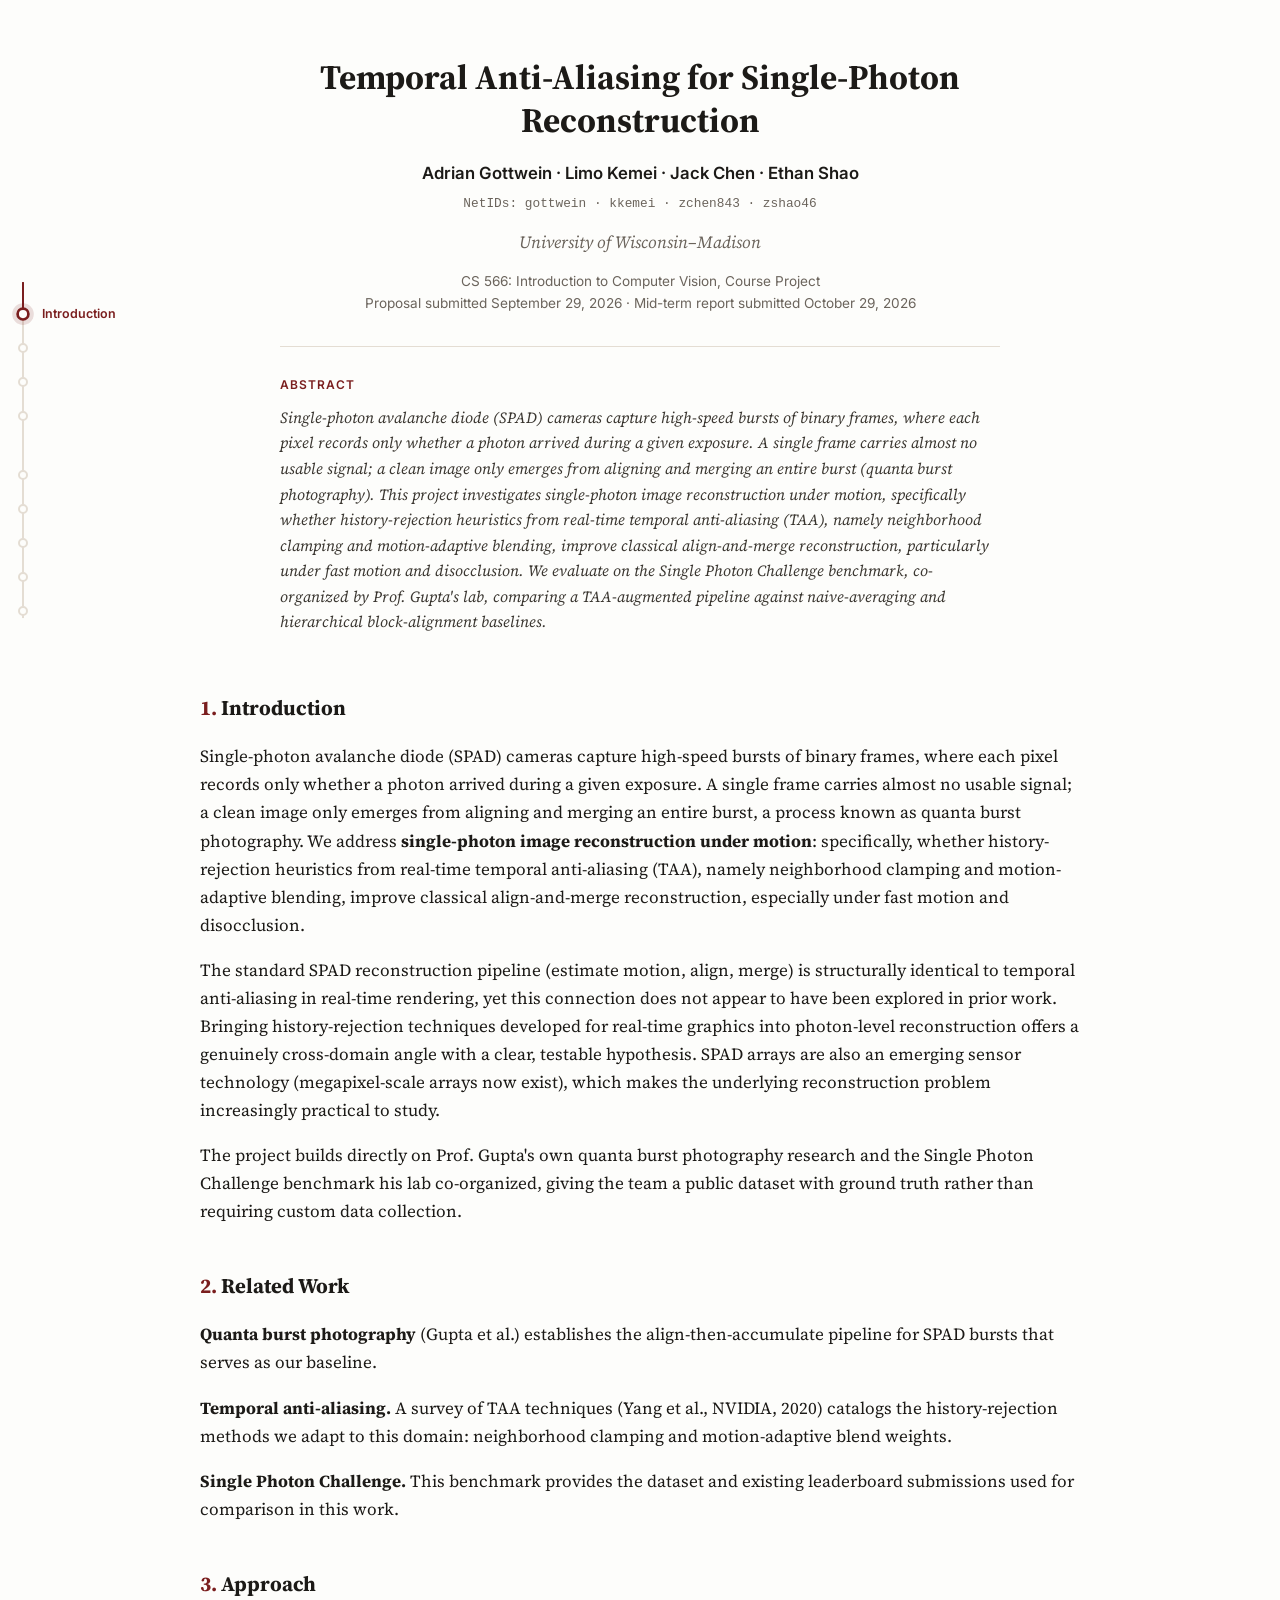
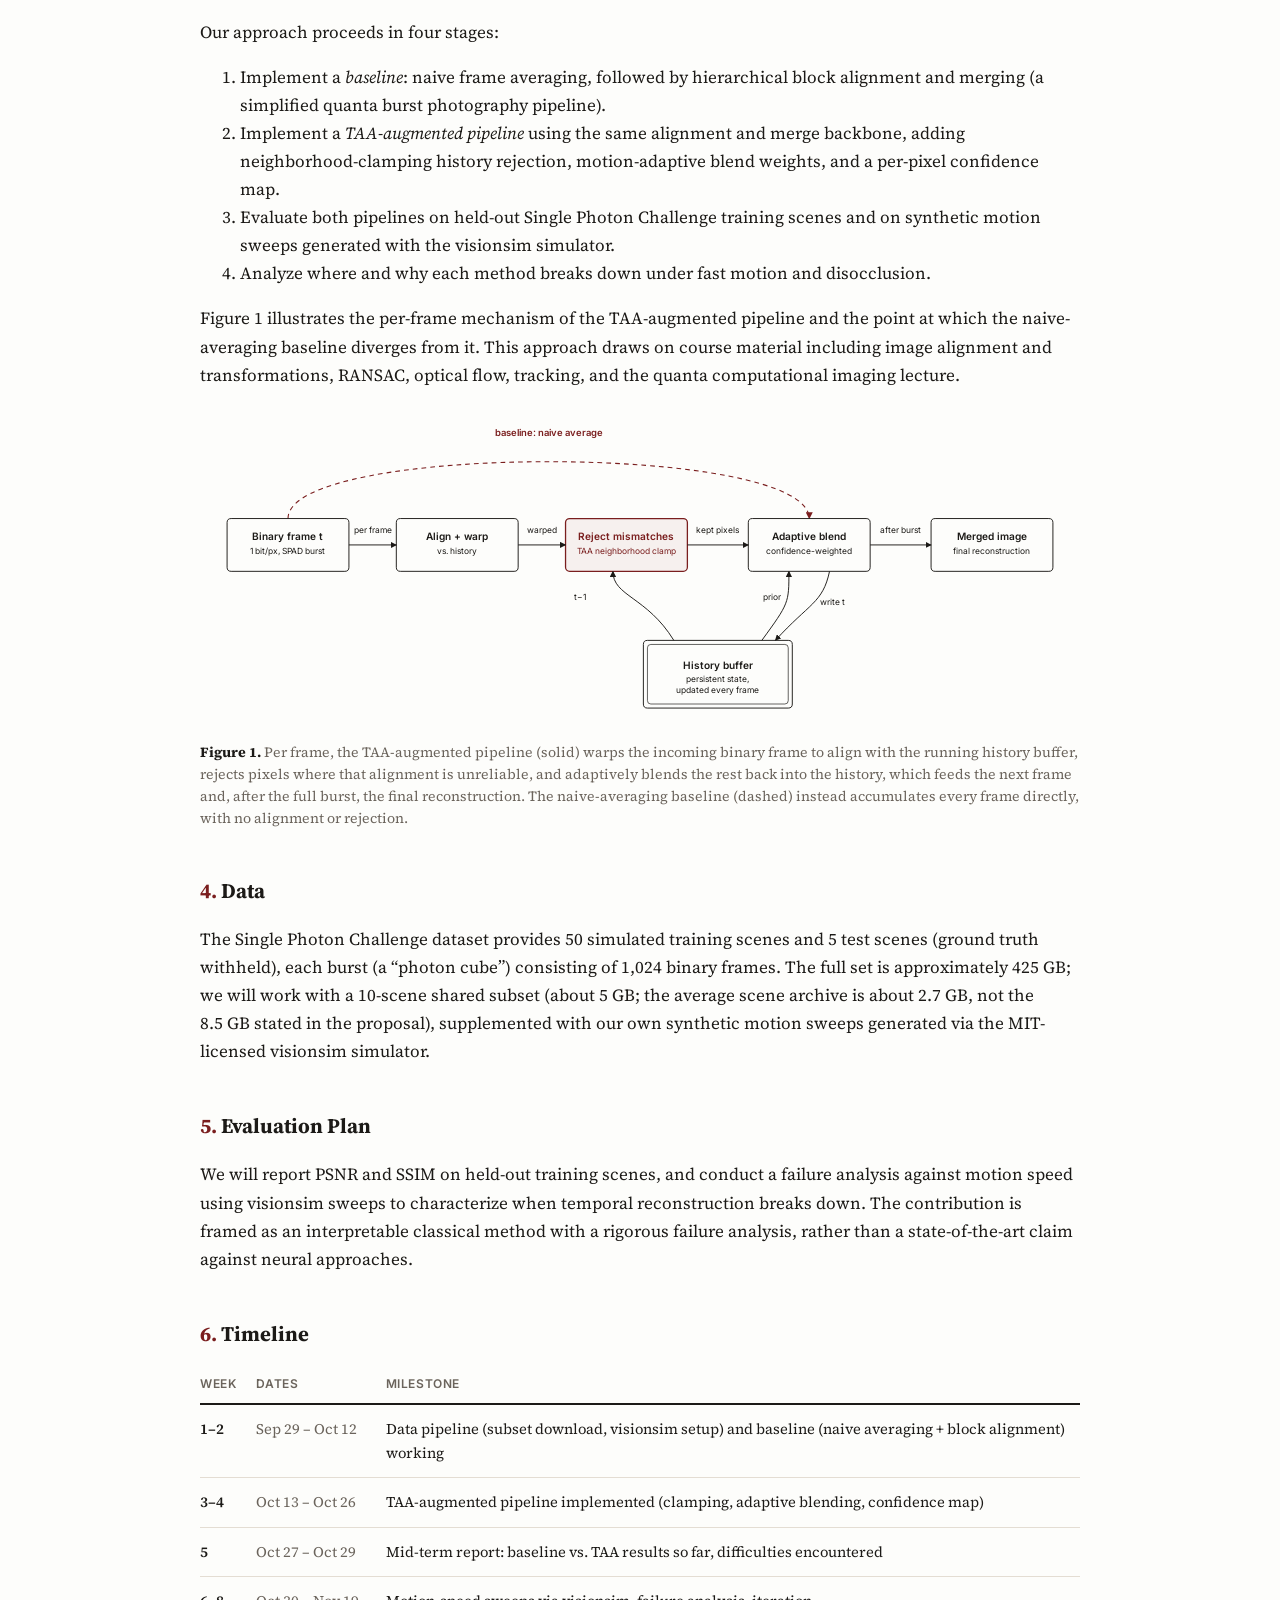
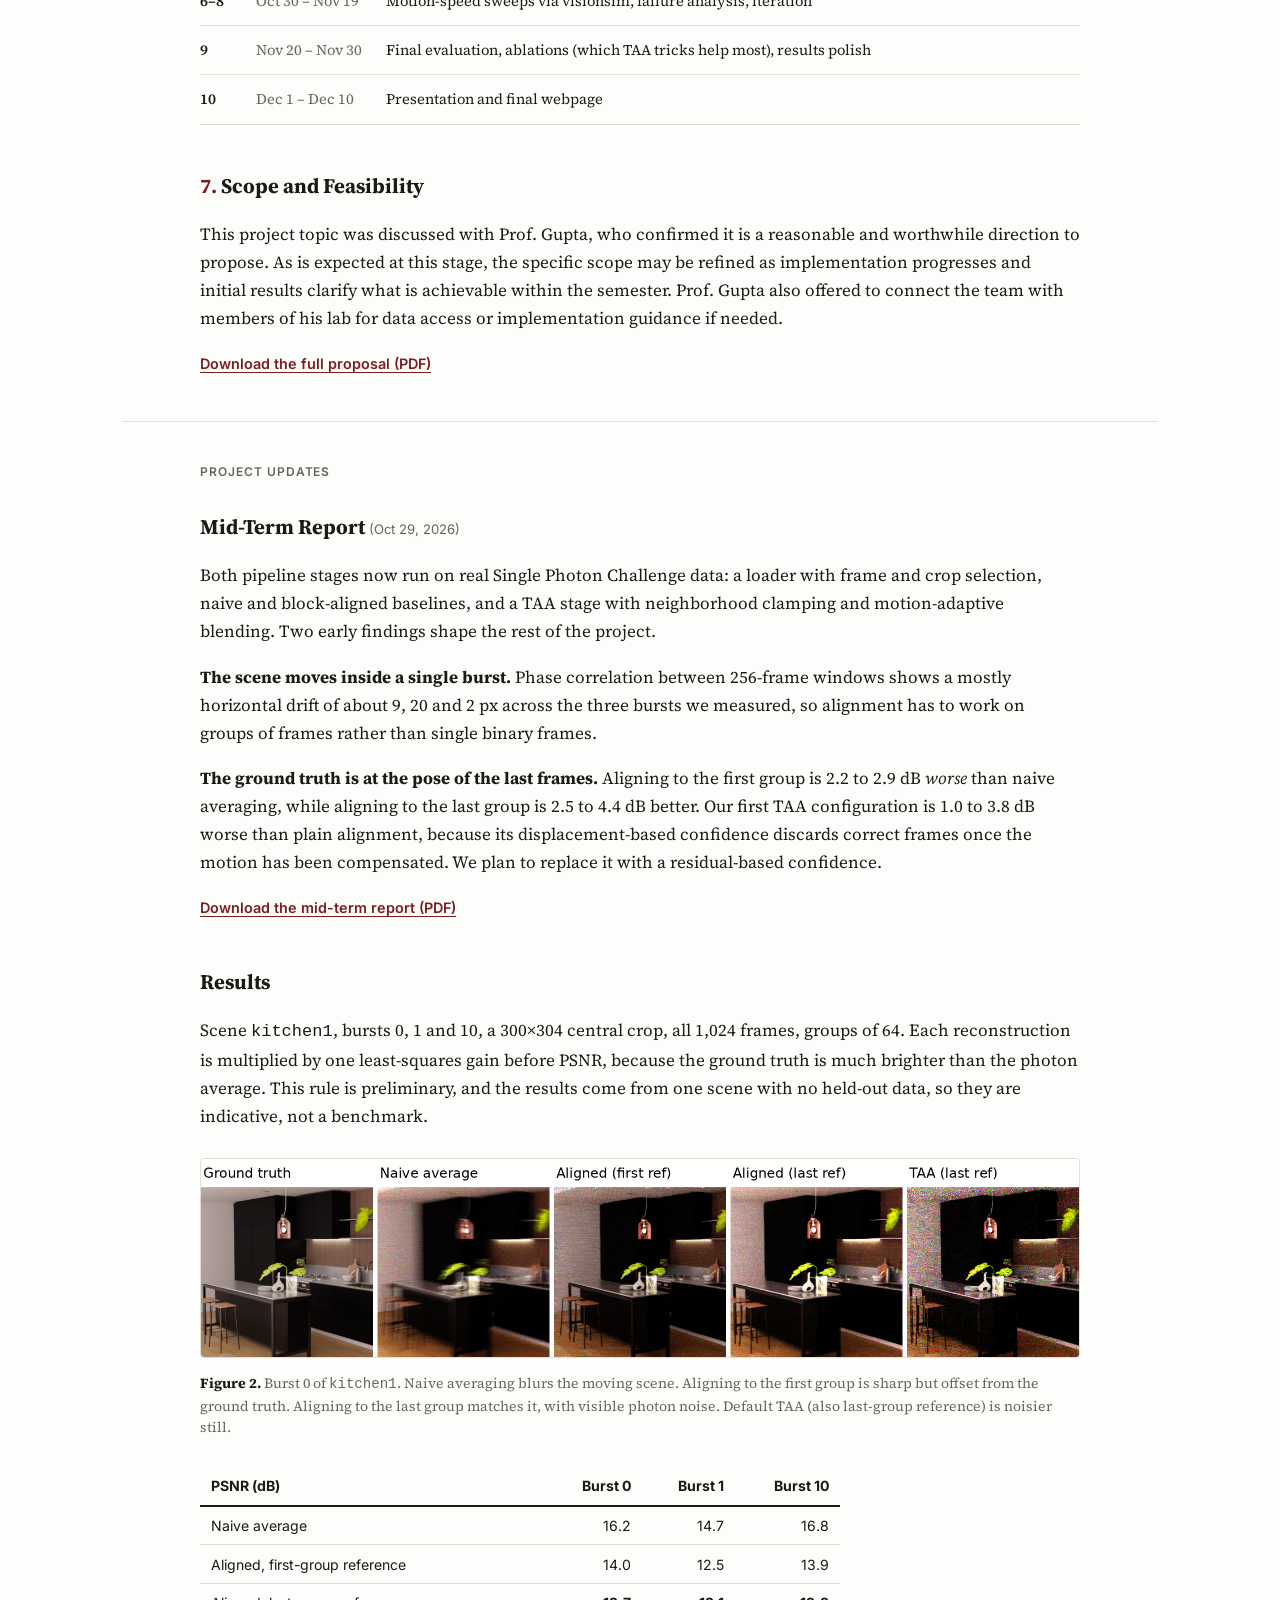
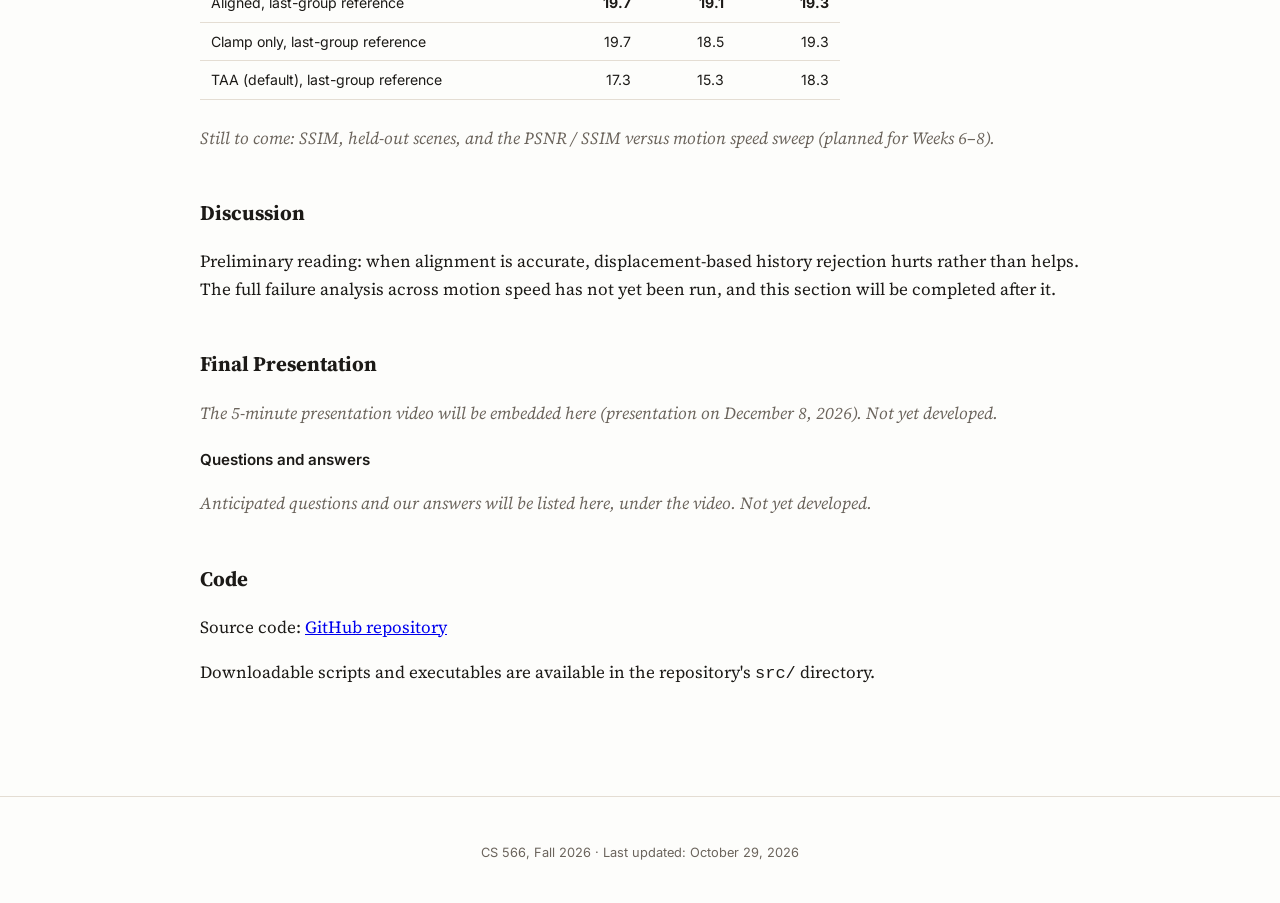
<file: webpage/index.html>
<!DOCTYPE html>
<html lang="en">
<head>
<meta charset="UTF-8">
<meta name="viewport" content="width=device-width, initial-scale=1.0">
<title>Temporal Anti-Aliasing for Single-Photon Reconstruction: CS 566 Final Project</title>
<link rel="preconnect" href="https://fonts.googleapis.com">
<link rel="preconnect" href="https://fonts.gstatic.com" crossorigin>
<link href="https://fonts.googleapis.com/css2?family=Source+Serif+4:ital,opsz,wght@0,8..60,400;0,8..60,600;0,8..60,700;1,8..60,400;1,8..60,600&family=Inter:wght@500;600&display=swap" rel="stylesheet">
<link rel="stylesheet" href="style.css?v=20261029">
</head>
<body>

<div class="layout">

  <nav class="rail" aria-label="Page sections">
<div class="rail-track"><div class="rail-fill"></div></div>
<ol class="rail-list">
<li class="rail-group">Proposal <span>Sep 29</span></li>
<li><a href="#introduction"><i></i><b>Introduction</b></a></li>
<li><a href="#approach"><i></i><b>Approach</b></a></li>
<li><a href="#data"><i></i><b>Data</b></a></li>
<li><a href="#timeline"><i></i><b>Timeline</b></a></li>
<li class="rail-group">Updates</li>
<li><a href="#midterm"><i></i><b>Mid-term</b> <span>Oct 29</span></a></li>
<li><a href="#results"><i></i><b>Results</b></a></li>
<li><a href="#discussion"><i></i><b>Discussion</b></a></li>
<li><a href="#presentation"><i></i><b>Presentation</b></a></li>
<li><a href="#code"><i></i><b>Code</b></a></li>
</ol>
</nav>

  <div class="content">

    <header class="titleblock">
      <h1>Temporal Anti-Aliasing for Single-Photon Reconstruction</h1>
      <p class="authors">Adrian Gottwein &middot; Limo Kemei &middot; Jack Chen &middot; Ethan Shao</p>
      <p class="author-emails">NetIDs: gottwein &middot; kkemei &middot; zchen843 &middot; zshao46</p>
      <p class="affiliation">University of Wisconsin&ndash;Madison</p>
      <p class="course-line">CS 566: Introduction to Computer Vision, Course Project<br>Proposal submitted September 29, 2026 &middot; Mid-term report submitted October 29, 2026</p>

      <div class="abstract">
        <h2 class="abstract-label">Abstract</h2>
        <p>Single-photon avalanche diode (SPAD) cameras capture high-speed bursts of binary frames, where each pixel records only whether a photon arrived during a given exposure. A single frame carries almost no usable signal; a clean image only emerges from aligning and merging an entire burst (quanta burst photography). This project investigates single-photon image reconstruction under motion, specifically whether history-rejection heuristics from real-time temporal anti-aliasing (TAA), namely neighborhood clamping and motion-adaptive blending, improve classical align-and-merge reconstruction, particularly under fast motion and disocclusion. We evaluate on the Single Photon Challenge benchmark, co-organized by Prof.&nbsp;Gupta's lab, comparing a TAA-augmented pipeline against naive-averaging and hierarchical block-alignment baselines.</p>
      </div>
    </header>

    <main>

      <div class="paper">

        <section id="introduction">
          <h2>Introduction</h2>
          <p>Single-photon avalanche diode (SPAD) cameras capture high-speed bursts of binary frames, where each pixel records only whether a photon arrived during a given exposure. A single frame carries almost no usable signal; a clean image only emerges from aligning and merging an entire burst, a process known as quanta burst photography. We address <strong>single-photon image reconstruction under motion</strong>: specifically, whether history-rejection heuristics from real-time temporal anti-aliasing (TAA), namely neighborhood clamping and motion-adaptive blending, improve classical align-and-merge reconstruction, especially under fast motion and disocclusion.</p>
          <p>The standard SPAD reconstruction pipeline (estimate motion, align, merge) is structurally identical to temporal anti-aliasing in real-time rendering, yet this connection does not appear to have been explored in prior work. Bringing history-rejection techniques developed for real-time graphics into photon-level reconstruction offers a genuinely cross-domain angle with a clear, testable hypothesis. SPAD arrays are also an emerging sensor technology (megapixel-scale arrays now exist), which makes the underlying reconstruction problem increasingly practical to study.</p>
          <p>The project builds directly on Prof.&nbsp;Gupta's own quanta burst photography research and the Single Photon Challenge benchmark his lab co-organized, giving the team a public dataset with ground truth rather than requiring custom data collection.</p>
        </section>

        <section id="related-work">
          <h2>Related Work</h2>
          <p><strong>Quanta burst photography</strong> (Gupta et al.) establishes the align-then-accumulate pipeline for SPAD bursts that serves as our baseline.</p>
          <p><strong>Temporal anti-aliasing.</strong> A survey of TAA techniques (Yang et al., NVIDIA, 2020) catalogs the history-rejection methods we adapt to this domain: neighborhood clamping and motion-adaptive blend weights.</p>
          <p><strong>Single Photon Challenge.</strong> This benchmark provides the dataset and existing leaderboard submissions used for comparison in this work.</p>
        </section>

        <section id="approach">
          <h2>Approach</h2>
          <p>Our approach proceeds in four stages:</p>
          <ol>
            <li>Implement a <em>baseline</em>: naive frame averaging, followed by hierarchical block alignment and merging (a simplified quanta burst photography pipeline).</li>
            <li>Implement a <em>TAA-augmented pipeline</em> using the same alignment and merge backbone, adding neighborhood-clamping history rejection, motion-adaptive blend weights, and a per-pixel confidence map.</li>
            <li>Evaluate both pipelines on held-out Single Photon Challenge training scenes and on synthetic motion sweeps generated with the visionsim simulator.</li>
            <li>Analyze where and why each method breaks down under fast motion and disocclusion.</li>
          </ol>
          <p>Figure&nbsp;1 illustrates the per-frame mechanism of the TAA-augmented pipeline and the point at which the naive-averaging baseline diverges from it. This approach draws on course material including image alignment and transformations, RANSAC, optical flow, tracking, and the quanta computational imaging lecture.</p>

          <figure class="diagram">
            <svg viewBox="0 0 1300 460" role="img" aria-label="Left-to-right pipeline: a binary frame is aligned and warped against the running history buffer, mismatched pixels are rejected in a TAA-style clamp, the rest is adaptively blended, and the updated history both loops back for the next frame and, after the full burst, produces the merged image. A dashed arc shows the naive-averaging baseline bypassing alignment and rejection entirely.">
              <defs>
                <marker id="arrow" viewBox="0 0 10 10" refX="9" refY="5" markerWidth="6.5" markerHeight="6.5" orient="auto-start-reverse">
                  <path d="M0,0 L10,5 L0,10 z" fill="currentColor"/>
                </marker>
                <marker id="arrowAccent" viewBox="0 0 10 10" refX="9" refY="5" markerWidth="6.5" markerHeight="6.5" orient="auto-start-reverse">
                  <path d="M0,0 L10,5 L0,10 z" fill="#7a1e1e"/>
                </marker>
              </defs>
              <g font-family="Inter, -apple-system, Helvetica, Arial, sans-serif" fill="currentColor">

                <!-- Baseline dashed bypass -->
                <path d="M130,150 C130,38 900,38 900,150" fill="none" stroke="#7a1e1e" stroke-width="1.6" stroke-dasharray="7 6" marker-end="url(#arrowAccent)"/>
                <text x="515" y="28" font-size="14" font-weight="600" text-anchor="middle" fill="#7a1e1e">baseline: naive average</text>

                <!-- A: Binary frame -->
                <rect x="40" y="150" width="180" height="78" rx="6" fill="none" stroke="currentColor" stroke-width="1.4"/>
                <text x="130" y="182" font-size="15" font-weight="600" text-anchor="middle">Binary frame t</text>
                <text x="130" y="202" font-size="12.5" text-anchor="middle">1 bit/px, SPAD burst</text>

                <!-- B: Align + warp -->
                <rect x="290" y="150" width="180" height="78" rx="6" fill="none" stroke="currentColor" stroke-width="1.4"/>
                <text x="380" y="182" font-size="15" font-weight="600" text-anchor="middle">Align + warp</text>
                <text x="380" y="202" font-size="12.5" text-anchor="middle">vs. history</text>

                <!-- E: Reject mismatches (accent) -->
                <rect x="540" y="150" width="180" height="78" rx="6" fill="#7a1e1e" fill-opacity="0.055" stroke="#7a1e1e" stroke-width="1.9"/>
                <text x="630" y="182" font-size="15" font-weight="600" text-anchor="middle" fill="#7a1e1e">Reject mismatches</text>
                <text x="630" y="202" font-size="12.5" text-anchor="middle" fill="#7a1e1e">TAA neighborhood clamp</text>

                <!-- F: Adaptive blend -->
                <rect x="810" y="150" width="180" height="78" rx="6" fill="none" stroke="currentColor" stroke-width="1.4"/>
                <text x="900" y="182" font-size="15" font-weight="600" text-anchor="middle">Adaptive blend</text>
                <text x="900" y="202" font-size="12.5" text-anchor="middle">confidence-weighted</text>

                <!-- G: Merged image -->
                <rect x="1080" y="150" width="180" height="78" rx="6" fill="none" stroke="currentColor" stroke-width="1.4"/>
                <text x="1170" y="182" font-size="15" font-weight="600" text-anchor="middle">Merged image</text>
                <text x="1170" y="202" font-size="12.5" text-anchor="middle">final reconstruction</text>

                <!-- main chain arrows -->
                <line x1="220" y1="189" x2="290" y2="189" stroke="currentColor" stroke-width="1.4" marker-end="url(#arrow)"/>
                <text x="255" y="172" font-size="12.5" text-anchor="middle">per frame</text>

                <line x1="470" y1="189" x2="540" y2="189" stroke="currentColor" stroke-width="1.4" marker-end="url(#arrow)"/>
                <text x="505" y="172" font-size="12.5" text-anchor="middle">warped</text>

                <line x1="720" y1="189" x2="810" y2="189" stroke="currentColor" stroke-width="1.4" marker-end="url(#arrow)"/>
                <text x="765" y="172" font-size="12.5" text-anchor="middle">kept pixels</text>

                <line x1="990" y1="189" x2="1080" y2="189" stroke="currentColor" stroke-width="1.4" marker-end="url(#arrow)"/>
                <text x="1035" y="172" font-size="12.5" text-anchor="middle">after burst</text>

                <!-- D: History buffer (persistent state, double border) -->
                <rect x="655" y="330" width="220" height="100" rx="6" fill="none" stroke="currentColor" stroke-width="1.4"/>
                <rect x="661" y="336" width="208" height="88" rx="5" fill="none" stroke="currentColor" stroke-width="1"/>
                <text x="765" y="372" font-size="15" font-weight="600" text-anchor="middle">History buffer</text>
                <text x="765" y="391" font-size="12.5" text-anchor="middle">persistent state,</text>
                <text x="765" y="408" font-size="12.5" text-anchor="middle">updated every frame</text>

                <!-- t-1: history to reject step -->
                <path d="M700,330 C660,265 610,265 610,228" fill="none" stroke="currentColor" stroke-width="1.4" marker-end="url(#arrow)"/>
                <text x="562" y="270" font-size="12.5" text-anchor="middle">t&minus;1</text>

                <!-- prior: history to blend step (read) -->
                <path d="M830,330 C870,275 870,275 870,228" fill="none" stroke="currentColor" stroke-width="1.4" marker-end="url(#arrow)"/>
                <text x="845" y="270" font-size="12.5" text-anchor="middle">prior</text>

                <!-- write: blend step to history (write) -->
                <path d="M930,228 C920,275 900,275 850,330" fill="none" stroke="currentColor" stroke-width="1.4" marker-end="url(#arrow)"/>
                <text x="935" y="278" font-size="12.5" text-anchor="middle">write t</text>

              </g>
            </svg>
            <figcaption><strong>Figure 1.</strong> Per frame, the TAA-augmented pipeline (solid) warps the incoming binary frame to align with the running history buffer, rejects pixels where that alignment is unreliable, and adaptively blends the rest back into the history, which feeds the next frame and, after the full burst, the final reconstruction. The naive-averaging baseline (dashed) instead accumulates every frame directly, with no alignment or rejection.</figcaption>
          </figure>
        </section>

        <section id="data">
          <h2>Data</h2>
          <p>The Single Photon Challenge dataset provides 50 simulated training scenes and 5 test scenes (ground truth withheld), each burst (a &ldquo;photon cube&rdquo;) consisting of 1,024 binary frames. The full set is approximately 425&nbsp;GB; we will work with a 10-scene shared subset (about 5&nbsp;GB; the average scene archive is about 2.7&nbsp;GB, not the 8.5&nbsp;GB stated in the proposal), supplemented with our own synthetic motion sweeps generated via the MIT-licensed visionsim simulator.</p>
        </section>

        <section id="evaluation">
          <h2>Evaluation Plan</h2>
          <p>We will report PSNR and SSIM on held-out training scenes, and conduct a failure analysis against motion speed using visionsim sweeps to characterize when temporal reconstruction breaks down. The contribution is framed as an interpretable classical method with a rigorous failure analysis, rather than a state-of-the-art claim against neural approaches.</p>
        </section>

        <section id="timeline">
          <h2>Timeline</h2>
          <table class="timeline-table">
            <thead>
              <tr><th>Week</th><th>Dates</th><th>Milestone</th></tr>
            </thead>
            <tbody>
              <tr><td>1&ndash;2</td><td>Sep 29 &ndash; Oct 12</td><td>Data pipeline (subset download, visionsim setup) and baseline (naive averaging + block alignment) working</td></tr>
              <tr><td>3&ndash;4</td><td>Oct 13 &ndash; Oct 26</td><td>TAA-augmented pipeline implemented (clamping, adaptive blending, confidence map)</td></tr>
              <tr><td>5</td><td>Oct 27 &ndash; Oct 29</td><td>Mid-term report: baseline vs. TAA results so far, difficulties encountered</td></tr>
              <tr><td>6&ndash;8</td><td>Oct 30 &ndash; Nov 19</td><td>Motion-speed sweeps via visionsim, failure analysis, iteration</td></tr>
              <tr><td>9</td><td>Nov 20 &ndash; Nov 30</td><td>Final evaluation, ablations (which TAA tricks help most), results polish</td></tr>
              <tr><td>10</td><td>Dec 1 &ndash; Dec 10</td><td>Presentation and final webpage</td></tr>
            </tbody>
          </table>
        </section>

        <section id="scope">
          <h2>Scope and Feasibility</h2>
          <p>This project topic was discussed with Prof.&nbsp;Gupta, who confirmed it is a reasonable and worthwhile direction to propose. As is expected at this stage, the specific scope may be refined as implementation progresses and initial results clarify what is achievable within the semester. Prof.&nbsp;Gupta also offered to connect the team with members of his lab for data access or implementation guidance if needed.</p>
          <p class="pdf-link"><a href="proposal.pdf">Download the full proposal (PDF)</a></p>
        </section>

      </div>

      <hr class="section-divider">

      <div class="updates">
        <p class="updates-label">Project Updates</p>

        <section id="midterm">
<h2>Mid-Term Report <span class="date">(Oct 29, 2026)</span></h2>
<p>Both pipeline stages now run on real Single Photon Challenge data: a loader with frame and crop selection, naive and block-aligned baselines, and a TAA stage with neighborhood clamping and motion-adaptive blending. Two early findings shape the rest of the project.</p>
<p><strong>The scene moves inside a single burst.</strong> Phase correlation between 256-frame windows shows a mostly horizontal drift of about 9, 20 and 2&nbsp;px across the three bursts we measured, so alignment has to work on groups of frames rather than single binary frames.</p>
<p><strong>The ground truth is at the pose of the last frames.</strong> Aligning to the first group is 2.2 to 2.9&nbsp;dB <em>worse</em> than naive averaging, while aligning to the last group is 2.5 to 4.4&nbsp;dB better. Our first TAA configuration is 1.0 to 3.8&nbsp;dB worse than plain alignment, because its displacement-based confidence discards correct frames once the motion has been compensated. We plan to replace it with a residual-based confidence.</p>
<p class="pdf-link"><a href="midterm-report.pdf">Download the mid-term report (PDF)</a></p>
</section>
<section id="results">
<h2>Results</h2>
<p>Scene <code>kitchen1</code>, bursts 0, 1 and 10, a 300&times;304 central crop, all 1,024 frames, groups of 64. Each reconstruction is multiplied by one least-squares gain before PSNR, because the ground truth is much brighter than the photon average. This rule is preliminary, and the results come from one scene with no held-out data, so they are indicative, not a benchmark.</p>
<figure class="diagram">
<img src="assets/result-compare.png" alt="Five panels for burst 0 of kitchen1: ground truth, naive average, aligned to first group, aligned to last group, and TAA with last-group reference" style="width:100%;border:1px solid var(--border);border-radius:4px;display:block">
<figcaption><strong>Figure 2.</strong> Burst 0 of <code>kitchen1</code>. Naive averaging blurs the moving scene. Aligning to the first group is sharp but offset from the ground truth. Aligning to the last group matches it, with visible photon noise. Default TAA (also last-group reference) is noisier still.</figcaption>
</figure>
<table class="results-table">
<thead>
<tr><th>PSNR (dB)</th><th>Burst 0</th><th>Burst 1</th><th>Burst 10</th></tr>
</thead>
<tbody>
<tr><td>Naive average</td><td>16.2</td><td>14.7</td><td>16.8</td></tr>
<tr><td>Aligned, first-group reference</td><td>14.0</td><td>12.5</td><td>13.9</td></tr>
<tr><td>Aligned, last-group reference</td><td><strong>19.7</strong></td><td><strong>19.1</strong></td><td><strong>19.3</strong></td></tr>
<tr><td>Clamp only, last-group reference</td><td>19.7</td><td>18.5</td><td>19.3</td></tr>
<tr><td>TAA (default), last-group reference</td><td>17.3</td><td>15.3</td><td>18.3</td></tr>
</tbody>
</table>
<p class="tbd">Still to come: SSIM, held-out scenes, and the PSNR / SSIM versus motion speed sweep (planned for Weeks 6&ndash;8).</p>
</section>
<section id="discussion">
          <h2>Discussion</h2>
          <p>Preliminary reading: when alignment is accurate, displacement-based history rejection hurts rather than helps. The full failure analysis across motion speed has not yet been run, and this section will be completed after it.</p>
        </section>

        <section id="presentation">
          <h2>Final Presentation</h2>
          <p class="tbd">The 5-minute presentation video will be embedded here (presentation on December 8, 2026). Not yet developed.</p>
<h3>Questions and answers</h3>
<p class="tbd">Anticipated questions and our answers will be listed here, under the video. Not yet developed.</p>
        </section>

        <section id="code">
          <h2>Code</h2>
          <p>Source code: <a href="https://github.com/1immy/cs566-project">GitHub repository</a></p>
          <p>Downloadable scripts and executables are available in the repository's <code>src/</code> directory.</p>
        </section>
      </div>

    </main>

    <footer>
      <p>CS 566, Fall 2026 &middot; Last updated: October 29, 2026</p>
    </footer>

  </div>

</div>

<script>
(function () {
  var links = Array.prototype.slice.call(document.querySelectorAll('.rail-list a'));
  var fill = document.querySelector('.rail-fill');
  var list = document.querySelector('.rail-list');
  var items = links.map(function (a) {
    return { a: a, el: document.querySelector(a.getAttribute('href')) };
  }).filter(function (x) { return x.el; });
  function update() {
    var line = window.innerHeight * 0.35, cur = 0;
    items.forEach(function (x, i) { if (x.el.getBoundingClientRect().top <= line) cur = i; });
    items.forEach(function (x, i) {
      x.a.classList.toggle('active', i === cur);
      x.a.classList.toggle('passed', i < cur);
    });
    if (items.length && list) {
      var li = items[cur].a.parentNode;
      fill.style.height = (li.offsetTop + li.offsetHeight / 2) + 'px';
    }
    var doc = document.documentElement;
    var p = doc.scrollTop / Math.max(1, doc.scrollHeight - doc.clientHeight);
    document.documentElement.style.setProperty('--progress', (p * 100).toFixed(1) + '%');
  }
  window.addEventListener('scroll', update, { passive: true });
  window.addEventListener('resize', update);
  update();
})();
</script>
</body>
</html>
</file>
<file: style.css>
:root {
  --bg: #fdfdfb;
  --text: #1c1a17;
  --accent: #7a1e1e;
  --muted: #6b645c;
  --border: #e4ddd3;
  --serif: "Source Serif 4", Georgia, "Times New Roman", serif;
  --sans: "Inter", -apple-system, "Segoe UI", Helvetica, Arial, sans-serif;
  --sidenav-w: 230px;
}

* { box-sizing: border-box; }

body {
  margin: 0;
  font-family: var(--serif);
  background: var(--bg);
  color: var(--text);
  line-height: 1.65;
  font-size: 17px;
}

/* ---------- Layout ---------- */

.layout { min-height: 100vh; }
.content { min-width: 0; }

/* ---------- Timeline rail (fixed, does not take layout space) ---------- */

.rail {
  position: fixed;
  left: 0;
  top: 50%;
  transform: translateY(-50%);
  z-index: 20;
  padding: 0.5rem 0.6rem 0.5rem 1.1rem;
  max-height: 100vh;
}
.rail-track {
  position: absolute;
  left: 1.1rem;
  top: 1.1rem;
  bottom: 1.1rem;
  width: 2px;
  margin-left: 4px;
  background: var(--border);
}
.rail-fill {
  width: 100%;
  height: 0;
  background: var(--accent);
  transition: height 0.25s ease;
}
.rail-list { list-style: none; margin: 0; padding: 0; position: relative; }
.rail-list li { margin: 0; }
.rail-list a {
  display: flex;
  align-items: center;
  gap: 0.9rem;
  padding: 0.42rem 0;
  font-family: var(--sans);
  font-size: 0.78rem;
  color: var(--muted);
  text-decoration: none;
}
.rail-list i {
  flex: 0 0 10px;
  width: 10px;
  height: 10px;
  border-radius: 50%;
  background: var(--bg);
  border: 2px solid var(--border);
  position: relative;
  z-index: 1;
  transition: background 0.2s, border-color 0.2s, transform 0.2s;
}
.rail-list b, .rail-list span, .rail-group {
  opacity: 0;
  transform: translateX(-6px);
  transition: opacity 0.2s, transform 0.2s;
  white-space: nowrap;
  pointer-events: none;
}
.rail-list b { font-weight: 600; }
.rail-list a span { color: var(--muted); font-weight: 400; font-size: 0.7rem; }
.rail-list .rail-group {
  display: block;
  margin: 0.55rem 0 0.1rem 1.55rem;
  font-family: var(--sans);
  font-size: 0.64rem;
  letter-spacing: 0.09em;
  text-transform: uppercase;
  color: var(--accent);
  font-weight: 600;
  height: 0.9rem;
}
.rail-group span { margin-left: 0.4rem; opacity: inherit; letter-spacing: 0; text-transform: none; font-weight: 400; color: var(--muted); }
.rail-list a.passed i { border-color: var(--accent); background: var(--accent); }
.rail-list a.active i { border-color: var(--accent); background: var(--bg); transform: scale(1.35); box-shadow: 0 0 0 3px rgba(122, 30, 30, 0.14); }
.rail-list a.active { color: var(--accent); }
.rail-list a.active b { opacity: 1; transform: none; }
.rail:hover { background: rgba(253, 253, 251, 0.96); border-radius: 0 10px 10px 0; box-shadow: 0 2px 18px rgba(28, 26, 23, 0.1); }
.rail:hover b, .rail:hover span, .rail:hover .rail-group,
.rail:focus-within b, .rail:focus-within span, .rail:focus-within .rail-group {
  opacity: 1;
  transform: none;
  pointer-events: auto;
}
.rail-list a:hover { color: var(--accent); }

html { scroll-behavior: smooth; }
section[id] { scroll-margin-top: 1.5rem; }

/* ---------- Title block ---------- */

.titleblock {
  max-width: 900px;
  margin: 0 auto;
  padding: 3.5rem 2rem 2.5rem;
  text-align: center;
}

.titleblock h1 {
  font-size: 2.15rem;
  font-weight: 700;
  line-height: 1.25;
  margin: 0 0 1.1rem;
}

.authors {
  font-family: var(--sans);
  font-size: 1.05rem;
  font-weight: 600;
  margin: 0 0 0.35rem;
}

.author-emails {
  font-family: "SFMono-Regular", Consolas, "Liberation Mono", Menlo, monospace;
  font-size: 0.8rem;
  color: var(--muted);
  margin: 0 0 0.9rem;
}

.affiliation {
  font-style: italic;
  color: var(--muted);
  margin: 0 0 0.9rem;
}

.course-line {
  font-family: var(--sans);
  font-size: 0.85rem;
  color: var(--muted);
  margin: 0 0 2rem;
  line-height: 1.6;
}

.abstract {
  text-align: left;
  max-width: 720px;
  margin: 0 auto;
  padding-top: 1.75rem;
  border-top: 1px solid var(--border);
}

.abstract-label {
  font-family: var(--sans);
  font-size: 0.75rem;
  font-weight: 600;
  letter-spacing: 0.08em;
  text-transform: uppercase;
  color: var(--accent);
  border: none;
  padding: 0;
  margin: 0 0 0.6rem;
}

.abstract p {
  font-style: italic;
  font-size: 0.97rem;
  color: #3a3630;
  margin: 0;
}

/* ---------- Main layout ---------- */

main {
  max-width: 1100px;
  margin: 0 auto;
  padding: 1rem 2rem 4rem;
}

.paper {
  max-width: 880px;
  margin: 0 auto;
  counter-reset: sec;
}

section {
  margin-bottom: 2.75rem;
  counter-increment: sec;
}

.paper h2 {
  font-size: 1.3rem;
  font-weight: 700;
  border: none;
  padding: 0;
  color: var(--text);
  margin: 0 0 0.9rem;
}

.paper > section > h2::before {
  content: counter(sec) ". ";
  color: var(--accent);
}

.updates h2 {
  font-size: 1.3rem;
  font-weight: 700;
  border: none;
  padding: 0;
  color: var(--text);
  margin: 0 0 0.9rem;
}

h3 {
  font-family: var(--sans);
  font-size: 0.95rem;
  font-weight: 600;
  margin: 1.3rem 0 0.4rem;
}

.date { font-family: var(--sans); font-weight: 400; color: var(--muted); font-size: 0.82rem; }

.tbd { color: var(--muted); font-style: italic; }

.pdf-link a {
  font-family: var(--sans);
  font-weight: 600;
  font-size: 0.9rem;
  color: var(--accent);
  text-decoration: none;
  border-bottom: 1px solid var(--accent);
}

.paper a { color: var(--accent); }

/* ---------- Figure / diagram ---------- */

figure.diagram {
  width: 100%;
  max-width: 100%;
  margin: 1.75rem 0;
}

figure.diagram svg {
  width: 100%;
  height: auto;
  display: block;
  margin: 0 auto;
  max-width: 1000px;
}

figcaption {
  margin-top: 0.9rem;
  font-size: 0.88rem;
  color: var(--muted);
  text-align: left;
  line-height: 1.55;
}
figcaption strong { color: var(--text); }

/* ---------- Timeline table ---------- */

.timeline-table {
  width: 100%;
  border-collapse: collapse;
  margin: 0.5rem 0 0;
  font-size: 0.92rem;
}

.timeline-table th {
  font-family: var(--sans);
  font-size: 0.75rem;
  font-weight: 600;
  letter-spacing: 0.05em;
  text-transform: uppercase;
  text-align: left;
  color: var(--muted);
  border-bottom: 2px solid var(--text);
  padding: 0.55rem 0.9rem 0.55rem 0;
}

.timeline-table td {
  padding: 0.75rem 0.9rem 0.75rem 0;
  border-bottom: 1px solid var(--border);
  vertical-align: top;
}

.timeline-table td:first-child,
.timeline-table th:first-child {
  white-space: nowrap;
  font-weight: 600;
  padding-right: 1.2rem;
}

.timeline-table td:nth-child(2),
.timeline-table th:nth-child(2) {
  white-space: nowrap;
  color: var(--muted);
  padding-right: 1.5rem;
}

/* ---------- Divider + updates ---------- */

.section-divider {
  max-width: 1100px;
  margin: 1rem auto 2.5rem;
  border: none;
  border-top: 1px solid var(--border);
}

.updates-label {
  max-width: 880px;
  margin: 0 auto 1.75rem;
  font-family: var(--sans);
  font-size: 0.75rem;
  font-weight: 600;
  letter-spacing: 0.08em;
  text-transform: uppercase;
  color: var(--muted);
}

.updates {
  max-width: 880px;
  margin: 0 auto;
}

/* ---------- Results table ---------- */

.results-table {
  width: 100%;
  max-width: 640px;
  border-collapse: collapse;
  margin: 1.5rem 0;
  font-family: var(--sans);
  font-size: 0.88rem;
}
.results-table th, .results-table td {
  padding: 0.45rem 0.7rem;
  border-bottom: 1px solid var(--border);
  text-align: right;
}
.results-table th:first-child, .results-table td:first-child { text-align: left; }
.results-table thead th { border-bottom: 2px solid var(--text); }

/* ---------- Results gallery ---------- */

.gallery {
  display: grid;
  grid-template-columns: repeat(auto-fit, minmax(240px, 1fr));
  gap: 1.5rem;
}
.gallery img { width: 100%; border-radius: 4px; border: 1px solid var(--border); display: block; }

.placeholder {
  width: 100%;
  aspect-ratio: 4 / 3;
  border: 1px dashed var(--border);
  border-radius: 4px;
  display: flex;
  align-items: center;
  justify-content: center;
  font-family: var(--sans);
  font-size: 0.85rem;
  font-weight: 500;
  color: var(--muted);
  background: #f5f2ec;
}
.gallery figcaption { margin-top: 0.6rem; }

/* ---------- Footer ---------- */

footer {
  text-align: center;
  font-family: var(--sans);
  color: var(--muted);
  font-size: 0.8rem;
  padding: 2rem 1.5rem;
  border-top: 1px solid var(--border);
}

/* ---------- Responsive: rail becomes a thin progress bar ---------- */

@media (max-width: 820px) {
  .rail { display: none; }
  body::before {
    content: "";
    position: fixed;
    top: 0; left: 0;
    height: 3px;
    width: var(--progress, 0%);
    background: var(--accent);
    z-index: 30;
  }
  .titleblock h1 { font-size: 1.6rem; }
  body { font-size: 16px; }
}
</file>
<file: webpage/style.css>
:root {
  --bg: #fdfdfb;
  --text: #1c1a17;
  --accent: #7a1e1e;
  --muted: #6b645c;
  --border: #e4ddd3;
  --serif: "Source Serif 4", Georgia, "Times New Roman", serif;
  --sans: "Inter", -apple-system, "Segoe UI", Helvetica, Arial, sans-serif;
  --sidenav-w: 230px;
}

* { box-sizing: border-box; }

body {
  margin: 0;
  font-family: var(--serif);
  background: var(--bg);
  color: var(--text);
  line-height: 1.65;
  font-size: 17px;
}

/* ---------- Layout ---------- */

.layout { min-height: 100vh; }
.content { min-width: 0; }

/* ---------- Timeline rail (fixed, does not take layout space) ---------- */

.rail {
  position: fixed;
  left: 0;
  top: 50%;
  transform: translateY(-50%);
  z-index: 20;
  padding: 0.5rem 0.6rem 0.5rem 1.1rem;
  max-height: 100vh;
}
.rail-track {
  position: absolute;
  left: 1.1rem;
  top: 1.1rem;
  bottom: 1.1rem;
  width: 2px;
  margin-left: 4px;
  background: var(--border);
}
.rail-fill {
  width: 100%;
  height: 0;
  background: var(--accent);
  transition: height 0.25s ease;
}
.rail-list { list-style: none; margin: 0; padding: 0; position: relative; }
.rail-list li { margin: 0; }
.rail-list a {
  display: flex;
  align-items: center;
  gap: 0.9rem;
  padding: 0.42rem 0;
  font-family: var(--sans);
  font-size: 0.78rem;
  color: var(--muted);
  text-decoration: none;
}
.rail-list i {
  flex: 0 0 10px;
  width: 10px;
  height: 10px;
  border-radius: 50%;
  background: var(--bg);
  border: 2px solid var(--border);
  position: relative;
  z-index: 1;
  transition: background 0.2s, border-color 0.2s, transform 0.2s;
}
.rail-list b, .rail-list span, .rail-group {
  opacity: 0;
  transform: translateX(-6px);
  transition: opacity 0.2s, transform 0.2s;
  white-space: nowrap;
  pointer-events: none;
}
.rail-list b { font-weight: 600; }
.rail-list a span { color: var(--muted); font-weight: 400; font-size: 0.7rem; }
.rail-list .rail-group {
  display: block;
  margin: 0.55rem 0 0.1rem 1.55rem;
  font-family: var(--sans);
  font-size: 0.64rem;
  letter-spacing: 0.09em;
  text-transform: uppercase;
  color: var(--accent);
  font-weight: 600;
  height: 0.9rem;
}
.rail-group span { margin-left: 0.4rem; opacity: inherit; letter-spacing: 0; text-transform: none; font-weight: 400; color: var(--muted); }
.rail-list a.passed i { border-color: var(--accent); background: var(--accent); }
.rail-list a.active i { border-color: var(--accent); background: var(--bg); transform: scale(1.35); box-shadow: 0 0 0 3px rgba(122, 30, 30, 0.14); }
.rail-list a.active { color: var(--accent); }
.rail-list a.active b { opacity: 1; transform: none; }
.rail:hover { background: rgba(253, 253, 251, 0.96); border-radius: 0 10px 10px 0; box-shadow: 0 2px 18px rgba(28, 26, 23, 0.1); }
.rail:hover b, .rail:hover span, .rail:hover .rail-group,
.rail:focus-within b, .rail:focus-within span, .rail:focus-within .rail-group {
  opacity: 1;
  transform: none;
  pointer-events: auto;
}
.rail-list a:hover { color: var(--accent); }

html { scroll-behavior: smooth; }
section[id] { scroll-margin-top: 1.5rem; }

/* ---------- Title block ---------- */

.titleblock {
  max-width: 900px;
  margin: 0 auto;
  padding: 3.5rem 2rem 2.5rem;
  text-align: center;
}

.titleblock h1 {
  font-size: 2.15rem;
  font-weight: 700;
  line-height: 1.25;
  margin: 0 0 1.1rem;
}

.authors {
  font-family: var(--sans);
  font-size: 1.05rem;
  font-weight: 600;
  margin: 0 0 0.35rem;
}

.author-emails {
  font-family: "SFMono-Regular", Consolas, "Liberation Mono", Menlo, monospace;
  font-size: 0.8rem;
  color: var(--muted);
  margin: 0 0 0.9rem;
}

.affiliation {
  font-style: italic;
  color: var(--muted);
  margin: 0 0 0.9rem;
}

.course-line {
  font-family: var(--sans);
  font-size: 0.85rem;
  color: var(--muted);
  margin: 0 0 2rem;
  line-height: 1.6;
}

.abstract {
  text-align: left;
  max-width: 720px;
  margin: 0 auto;
  padding-top: 1.75rem;
  border-top: 1px solid var(--border);
}

.abstract-label {
  font-family: var(--sans);
  font-size: 0.75rem;
  font-weight: 600;
  letter-spacing: 0.08em;
  text-transform: uppercase;
  color: var(--accent);
  border: none;
  padding: 0;
  margin: 0 0 0.6rem;
}

.abstract p {
  font-style: italic;
  font-size: 0.97rem;
  color: #3a3630;
  margin: 0;
}

/* ---------- Main layout ---------- */

main {
  max-width: 1100px;
  margin: 0 auto;
  padding: 1rem 2rem 4rem;
}

.paper {
  max-width: 880px;
  margin: 0 auto;
  counter-reset: sec;
}

section {
  margin-bottom: 2.75rem;
  counter-increment: sec;
}

.paper h2 {
  font-size: 1.3rem;
  font-weight: 700;
  border: none;
  padding: 0;
  color: var(--text);
  margin: 0 0 0.9rem;
}

.paper > section > h2::before {
  content: counter(sec) ". ";
  color: var(--accent);
}

.updates h2 {
  font-size: 1.3rem;
  font-weight: 700;
  border: none;
  padding: 0;
  color: var(--text);
  margin: 0 0 0.9rem;
}

h3 {
  font-family: var(--sans);
  font-size: 0.95rem;
  font-weight: 600;
  margin: 1.3rem 0 0.4rem;
}

.date { font-family: var(--sans); font-weight: 400; color: var(--muted); font-size: 0.82rem; }

.tbd { color: var(--muted); font-style: italic; }

.pdf-link a {
  font-family: var(--sans);
  font-weight: 600;
  font-size: 0.9rem;
  color: var(--accent);
  text-decoration: none;
  border-bottom: 1px solid var(--accent);
}

.paper a { color: var(--accent); }

/* ---------- Figure / diagram ---------- */

figure.diagram {
  width: 100%;
  max-width: 100%;
  margin: 1.75rem 0;
}

figure.diagram svg {
  width: 100%;
  height: auto;
  display: block;
  margin: 0 auto;
  max-width: 1000px;
}

figcaption {
  margin-top: 0.9rem;
  font-size: 0.88rem;
  color: var(--muted);
  text-align: left;
  line-height: 1.55;
}
figcaption strong { color: var(--text); }

/* ---------- Timeline table ---------- */

.timeline-table {
  width: 100%;
  border-collapse: collapse;
  margin: 0.5rem 0 0;
  font-size: 0.92rem;
}

.timeline-table th {
  font-family: var(--sans);
  font-size: 0.75rem;
  font-weight: 600;
  letter-spacing: 0.05em;
  text-transform: uppercase;
  text-align: left;
  color: var(--muted);
  border-bottom: 2px solid var(--text);
  padding: 0.55rem 0.9rem 0.55rem 0;
}

.timeline-table td {
  padding: 0.75rem 0.9rem 0.75rem 0;
  border-bottom: 1px solid var(--border);
  vertical-align: top;
}

.timeline-table td:first-child,
.timeline-table th:first-child {
  white-space: nowrap;
  font-weight: 600;
  padding-right: 1.2rem;
}

.timeline-table td:nth-child(2),
.timeline-table th:nth-child(2) {
  white-space: nowrap;
  color: var(--muted);
  padding-right: 1.5rem;
}

/* ---------- Divider + updates ---------- */

.section-divider {
  max-width: 1100px;
  margin: 1rem auto 2.5rem;
  border: none;
  border-top: 1px solid var(--border);
}

.updates-label {
  max-width: 880px;
  margin: 0 auto 1.75rem;
  font-family: var(--sans);
  font-size: 0.75rem;
  font-weight: 600;
  letter-spacing: 0.08em;
  text-transform: uppercase;
  color: var(--muted);
}

.updates {
  max-width: 880px;
  margin: 0 auto;
}

/* ---------- Results table ---------- */

.results-table {
  width: 100%;
  max-width: 640px;
  border-collapse: collapse;
  margin: 1.5rem 0;
  font-family: var(--sans);
  font-size: 0.88rem;
}
.results-table th, .results-table td {
  padding: 0.45rem 0.7rem;
  border-bottom: 1px solid var(--border);
  text-align: right;
}
.results-table th:first-child, .results-table td:first-child { text-align: left; }
.results-table thead th { border-bottom: 2px solid var(--text); }

/* ---------- Results gallery ---------- */

.gallery {
  display: grid;
  grid-template-columns: repeat(auto-fit, minmax(240px, 1fr));
  gap: 1.5rem;
}
.gallery img { width: 100%; border-radius: 4px; border: 1px solid var(--border); display: block; }

.placeholder {
  width: 100%;
  aspect-ratio: 4 / 3;
  border: 1px dashed var(--border);
  border-radius: 4px;
  display: flex;
  align-items: center;
  justify-content: center;
  font-family: var(--sans);
  font-size: 0.85rem;
  font-weight: 500;
  color: var(--muted);
  background: #f5f2ec;
}
.gallery figcaption { margin-top: 0.6rem; }

/* ---------- Footer ---------- */

footer {
  text-align: center;
  font-family: var(--sans);
  color: var(--muted);
  font-size: 0.8rem;
  padding: 2rem 1.5rem;
  border-top: 1px solid var(--border);
}

/* ---------- Responsive: rail becomes a thin progress bar ---------- */

@media (max-width: 820px) {
  .rail { display: none; }
  body::before {
    content: "";
    position: fixed;
    top: 0; left: 0;
    height: 3px;
    width: var(--progress, 0%);
    background: var(--accent);
    z-index: 30;
  }
  .titleblock h1 { font-size: 1.6rem; }
  body { font-size: 16px; }
}
</file>
